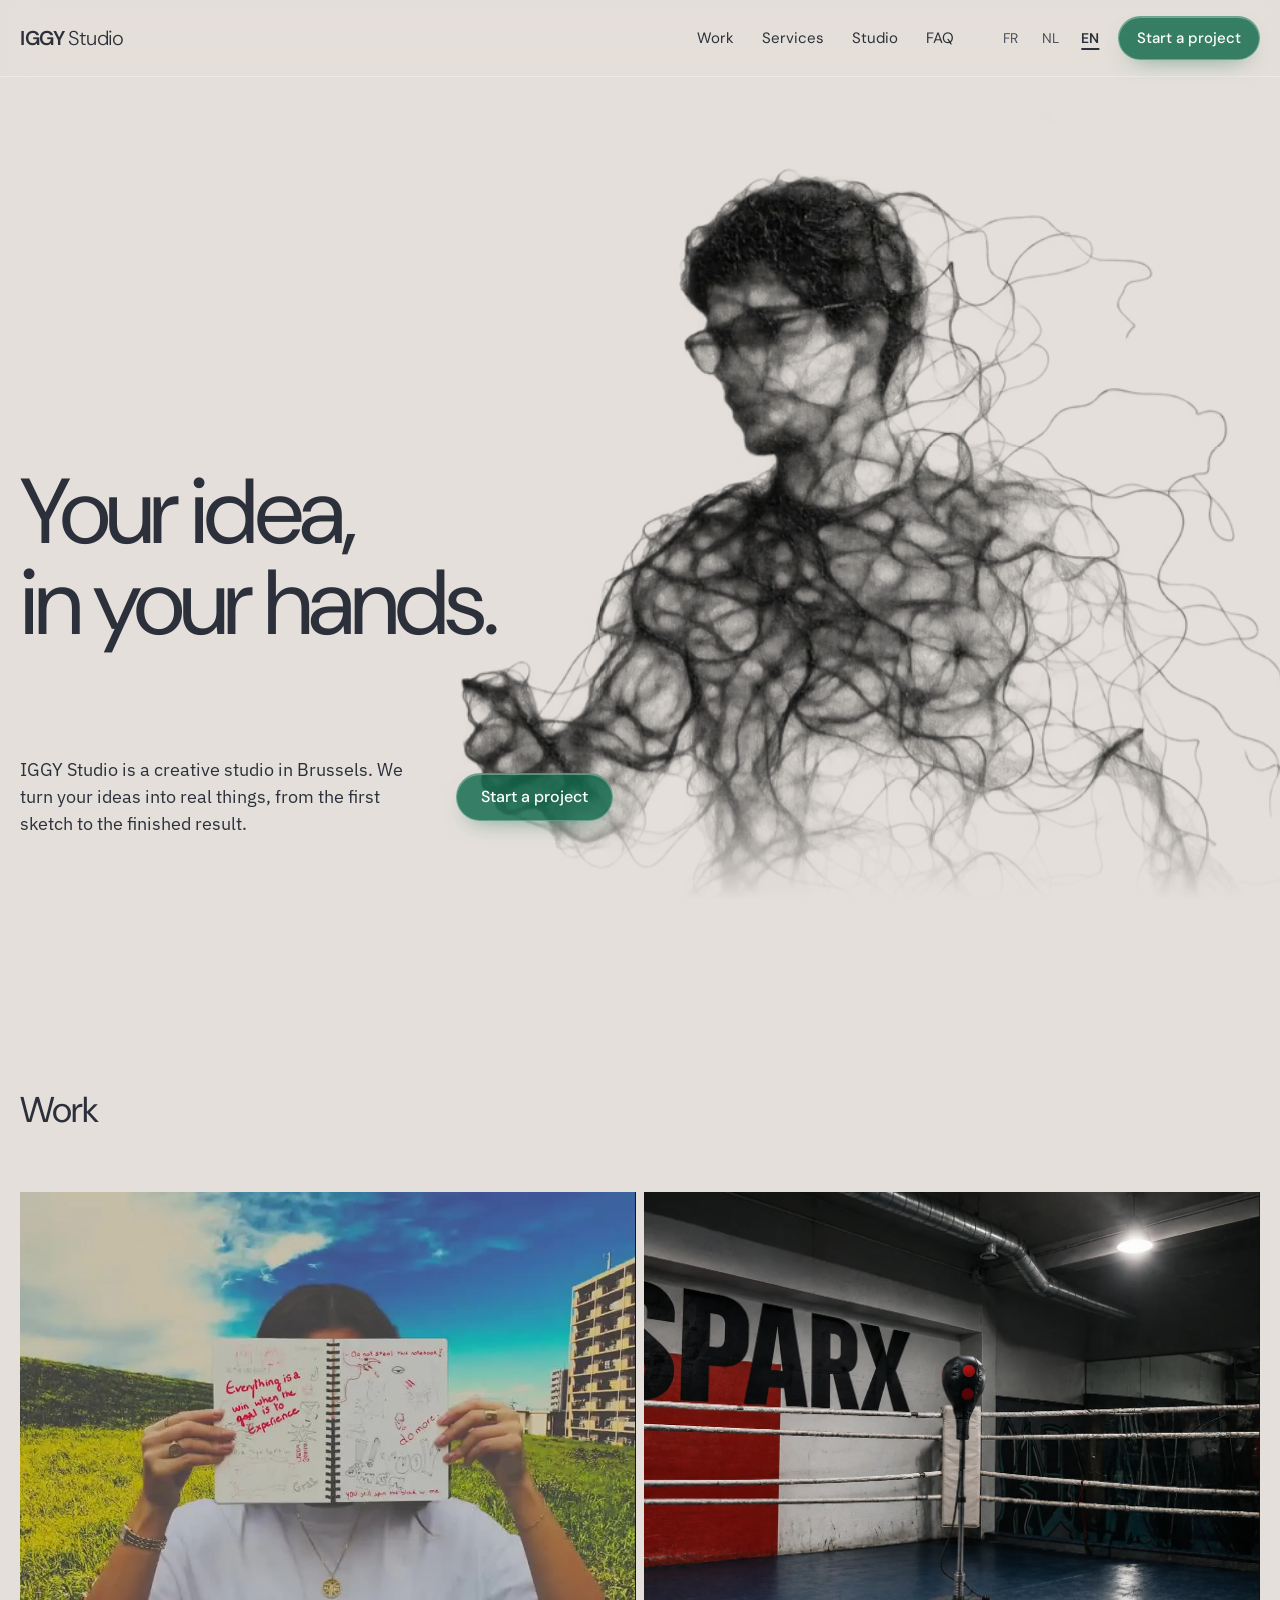
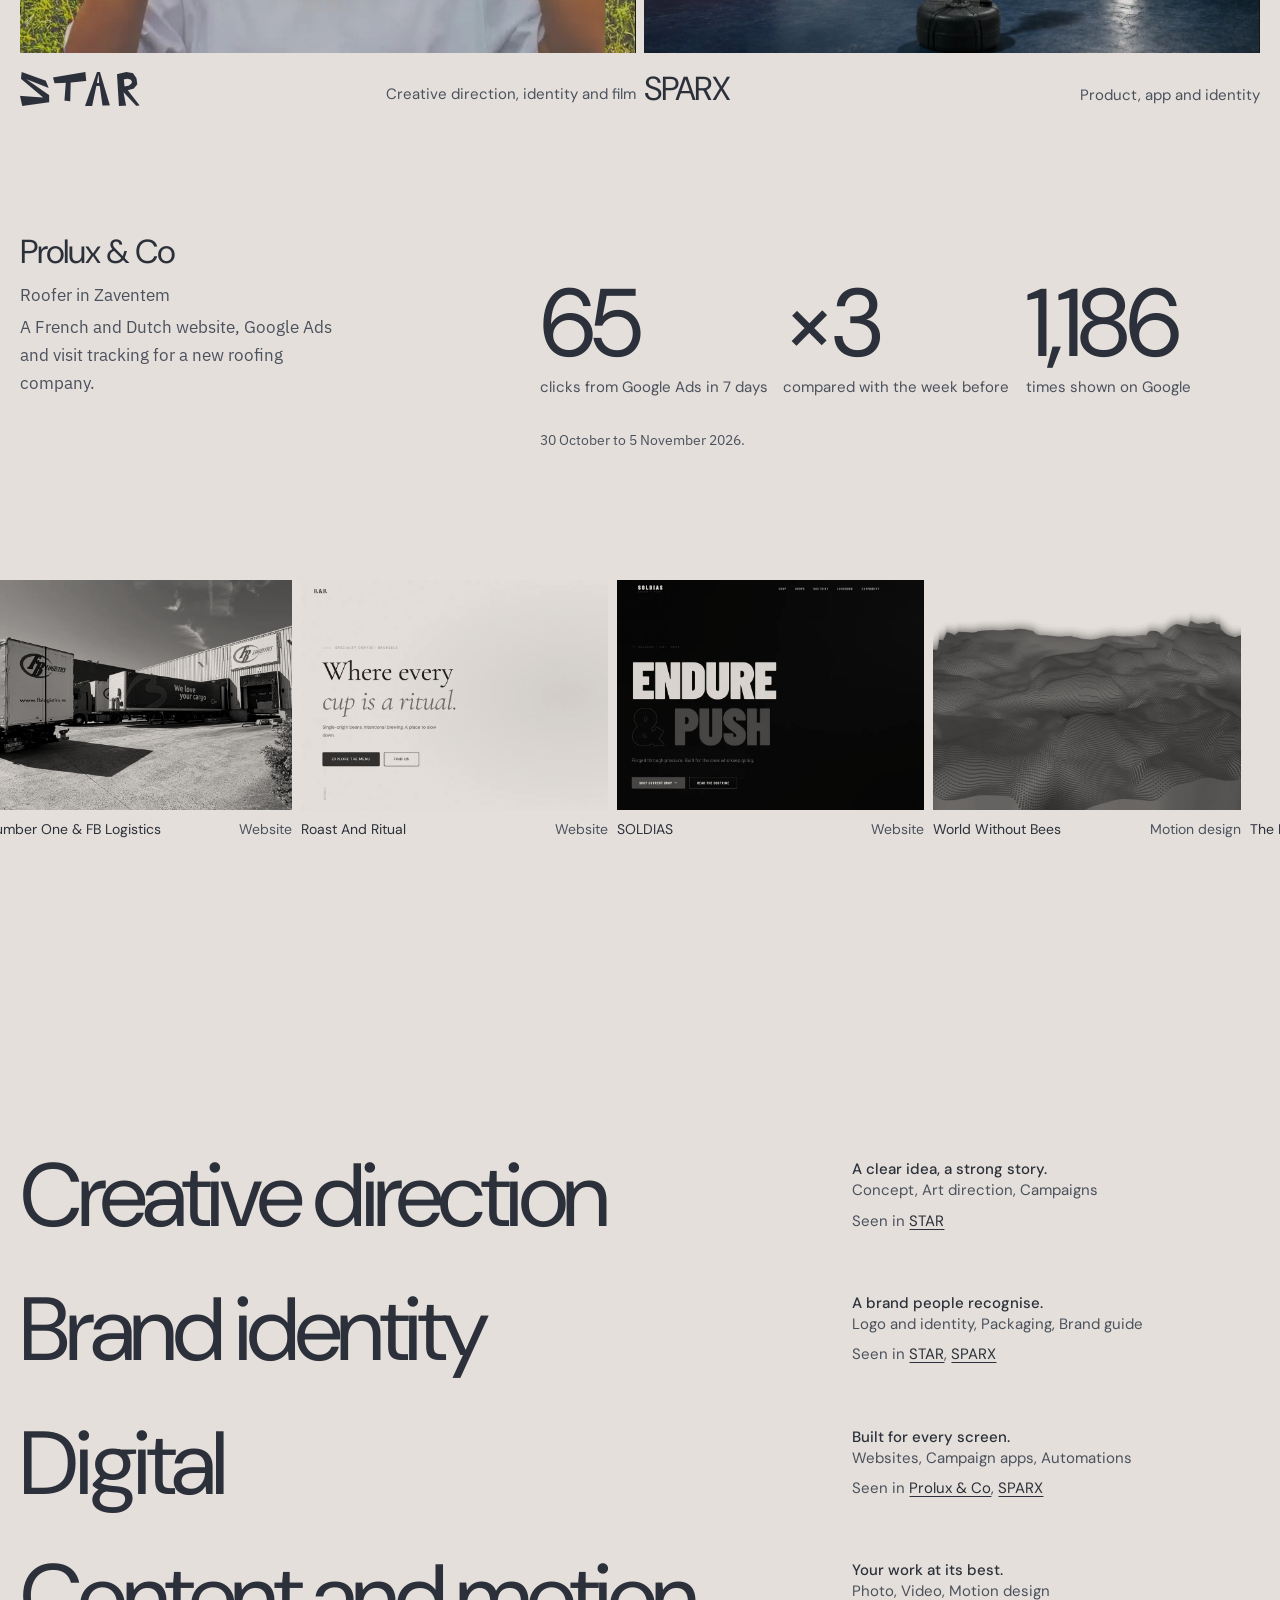
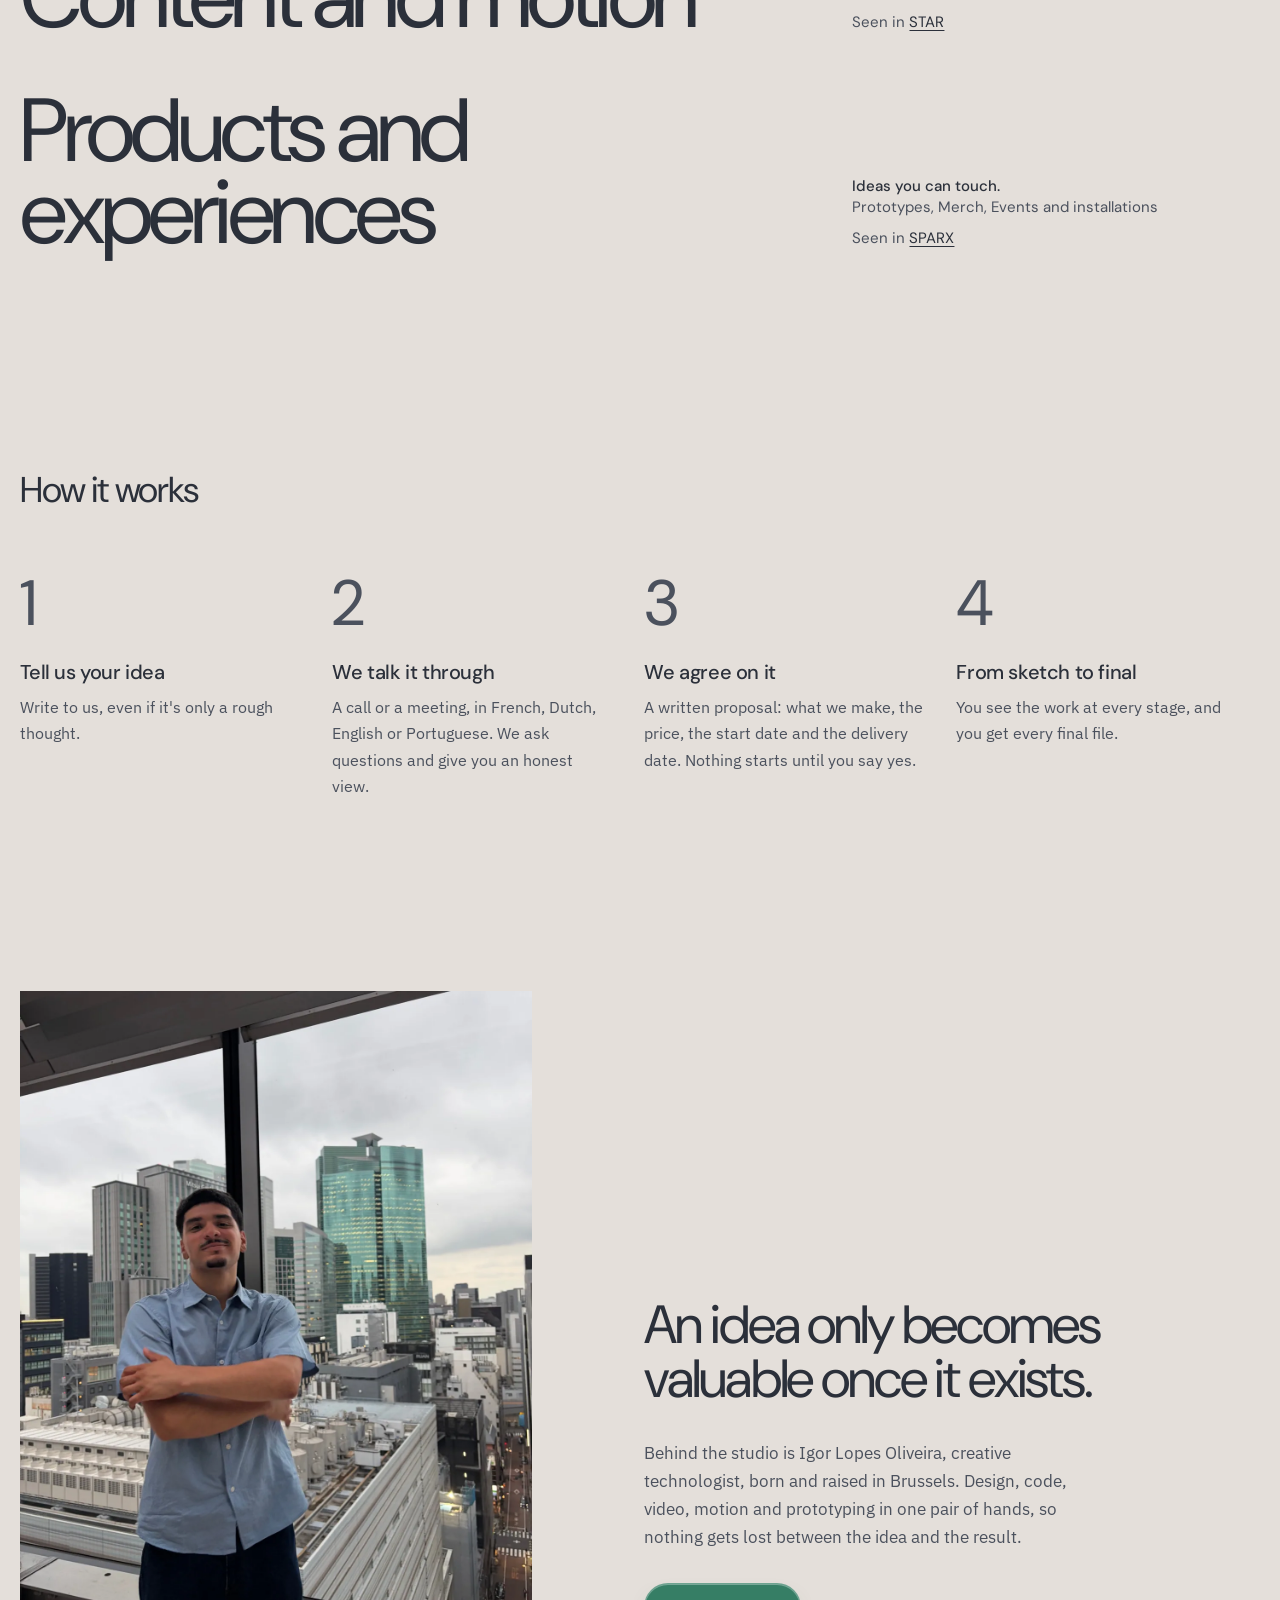
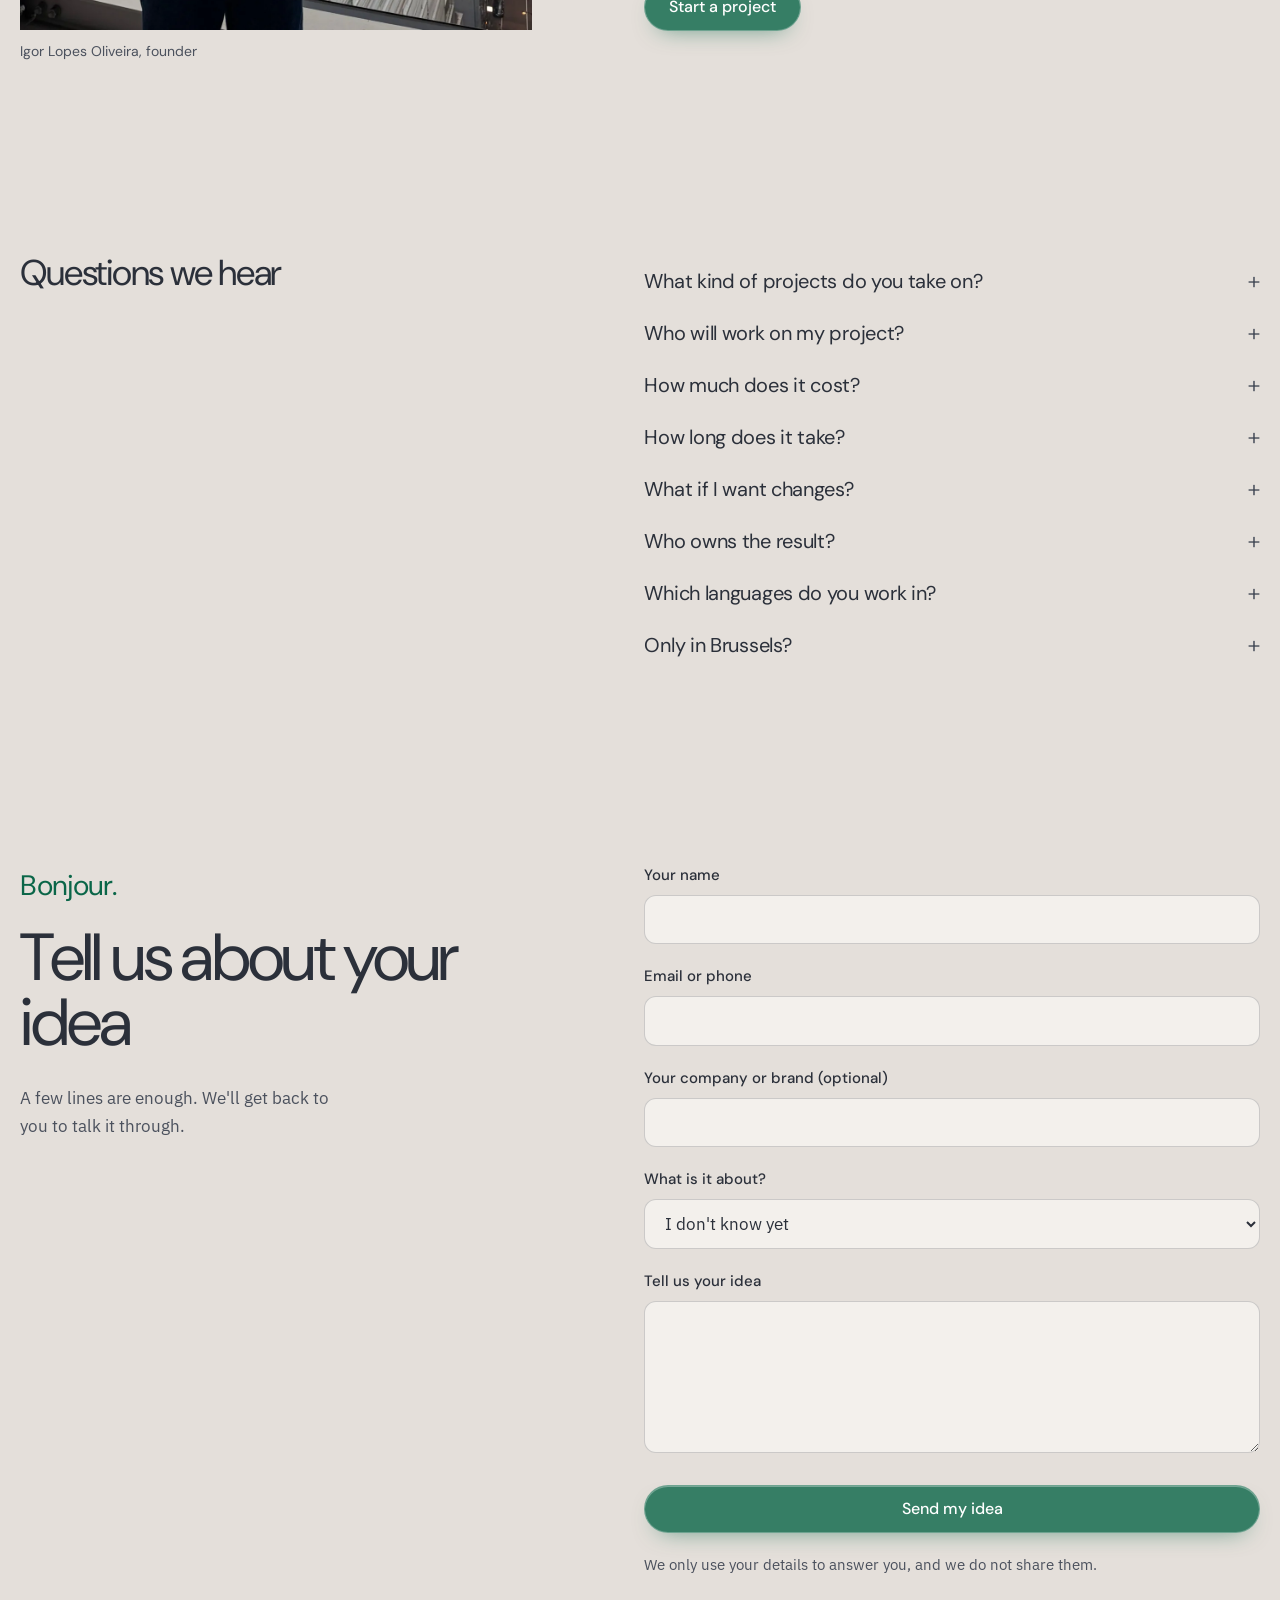
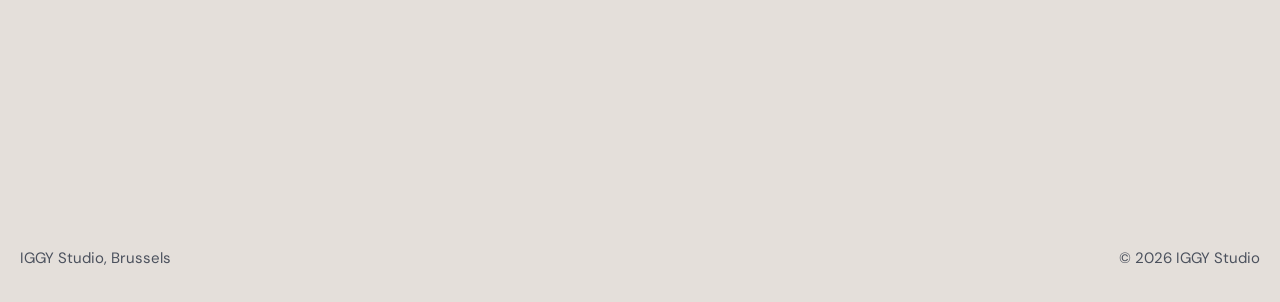
<file: index.html>
<!doctype html>
<html lang="fr">
<head>
  <meta charset="utf-8">
  <meta name="viewport" content="width=device-width, initial-scale=1">
  <title>IGGY Studio | Votre idée, entre vos mains</title>
  <meta name="description" content="Studio créatif à Bruxelles : direction créative, identité de marque, digital, contenu et produits. Du premier croquis au résultat final.">
  <meta name="theme-color" content="#E4DFDA">
  <link rel="icon" href="assets/favicon.svg" type="image/svg+xml">
  <link rel="preload" href="assets/fonts/dm-sans-latin-opsz-normal.woff2" as="font" type="font/woff2" crossorigin>
  <link rel="preload" href="assets/fonts/ibm-plex-sans-latin-wght-normal.woff2" as="font" type="font/woff2" crossorigin>
  <link rel="stylesheet" href="css/styles.css">
</head>
<body>
  <a class="skip" href="#main" data-i18n="skip">Aller au contenu</a>

  <!-- Green glass shape: fixed to the screen, drifts and changes shape slowly behind the page (drawn by js/blob.js).
       Switch: "hidden" below turns it off. Remove the word hidden to turn it back on. -->
  <div class="ambient" aria-hidden="true" hidden>
    <canvas class="ambient__canvas" id="blob"></canvas>
    <span class="ambient__blob"></span>
  </div>

  <header class="nav" id="nav">
    <a class="nav__logo" href="#top" aria-label="IGGY Studio">IGGY<span> Studio</span></a>

    <nav class="nav__links" id="nav-links" aria-label="Navigation">
      <a href="#work" data-i18n="nav.work">Réalisations</a>
      <a href="#services" data-i18n="nav.services">Services</a>
      <a href="#studio" data-i18n="nav.studio">Studio</a>
      <a href="#faq" data-i18n="nav.faq">Questions</a>
      <a class="btn btn--small nav__cta-mobile" href="#contact" data-i18n="nav.cta">Démarrer un projet</a>
    </nav>

    <div class="nav__tools">
      <div class="lang" role="group" aria-label="Langue" data-i18n-aria="lang.label">
        <button type="button" data-lang="fr" aria-pressed="true">FR</button>
        <button type="button" data-lang="nl" aria-pressed="false">NL</button>
        <button type="button" data-lang="en" aria-pressed="false">EN</button>
      </div>
      <a class="btn btn--small nav__cta" href="#contact" data-i18n="nav.cta">Démarrer un projet</a>
      <button class="nav__menu" type="button" aria-expanded="false" aria-controls="nav-links" data-i18n="nav.menu">Menu</button>
    </div>
  </header>

  <main id="main">
    <section class="hero" id="top">
      <figure class="hero__art">
        <img
          src="assets/hero.webp"
          srcset="assets/hero-900.webp 900w, assets/hero.webp 1536w"
          sizes="(max-width: 899px) 140vw, 66vw"
          width="1536" height="1024"
          alt="Silhouette d&#x27;une personne dessinée avec des fils entrelacés"
          data-i18n-alt="hero.alt"
          fetchpriority="high">
      </figure>

      <h1 class="hero__title" data-i18n-html="hero.title"><span class="line">Votre idée,</span> <span class="line">entre vos mains.</span></h1>

      <div class="hero__foot">
        <p class="hero__lead" data-i18n="hero.lead">IGGY Studio est un studio créatif à Bruxelles. Nous transformons vos idées en choses réelles, du premier croquis au résultat final.</p>
        <a class="btn" href="#contact" data-i18n="hero.cta">Démarrer un projet</a>
      </div>
    </section>

    <section class="section" id="work" aria-labelledby="work-title">
      <div class="sec-head">
        <h2 class="h2" data-reveal id="work-title" data-i18n="work.title">Réalisations</h2>
      </div>
      <div class="tiles">
        <a class="tile" href="star.html">
          <span class="tile__media">
            <video autoplay muted loop playsinline preload="metadata" poster="assets/star/star-loop-poster.webp" aria-hidden="true">
              <source src="assets/star/star-loop.mp4" type="video/mp4">
            </video>
          </span>
          <span class="tile__name tile__name--star">STAR</span>
          <span class="tile__what" data-i18n="st.tag">Direction créative, identité et film</span>
        </a>
        <a class="tile" href="sparx.html">
          <span class="tile__media"><img decoding="async" src="assets/sparx/hero.webp" width="1672" height="941" alt="" loading="lazy"></span>
          <span class="tile__name">SPARX</span>
          <span class="tile__what" data-i18n="px.tag">Produit, application et identité</span>
        </a>
      </div>

      <div class="proof" id="prolux">
        <div class="proof__who">
          <h3 class="proof__name">Prolux &amp; Co</h3>
          <p data-i18n="work.case.where">Couvreur à Zaventem</p>
          <p data-i18n="work.case.text">Site en français et néerlandais, Google Ads et suivi des visites pour une nouvelle société de toiture.</p>
        </div>
        <ul class="proof__stats">
          <li><span class="proof__num" data-i18n="work.case.s1.num">65</span><span data-i18n="work.case.s1.label">clics depuis Google Ads en 7 jours</span></li>
          <li><span class="proof__num" data-i18n="work.case.s2.num">×3</span><span data-i18n="work.case.s2.label">par rapport à la semaine précédente</span></li>
          <li><span class="proof__num" data-i18n="work.case.s3.num">1&nbsp;186</span><span data-i18n="work.case.s3.label">affichages dans Google</span></li>
        </ul>
        <p class="proof__period" data-i18n="work.case.period">Du 30 octobre au 5 novembre 2026.</p>
      </div>

      <div class="strip" id="work-strip" hidden>
        <div class="strip__track"></div>
      </div>
    </section>

    <section class="section" id="services" aria-labelledby="services-title">
      <div class="sec-head">
        <h2 class="h2" data-reveal id="services-title" data-i18n="services.title">Ce que nous faisons</h2>
      </div>
      <ul class="svc-rows">
          <li class="svc-row">
            <h3 class="svc-row__name" data-i18n="s1.what"></h3>
            <div class="svc-row__body">
              <p class="svc-row__why" data-i18n="s1.why"></p>
              <p class="svc-row__list"><span data-i18n="s1.tag1"></span>, <span data-i18n="s1.tag2"></span>, <span data-i18n="s1.tag3"></span></p>
              <p class="svc-row__seen"><span data-i18n="svc.seen">Vu dans</span> <a href="star.html">STAR</a></p>
            </div>
          </li>
          <li class="svc-row">
            <h3 class="svc-row__name" data-i18n="s2.what"></h3>
            <div class="svc-row__body">
              <p class="svc-row__why" data-i18n="s2.why"></p>
              <p class="svc-row__list"><span data-i18n="s2.tag1"></span>, <span data-i18n="s2.tag2"></span>, <span data-i18n="s2.tag3"></span></p>
              <p class="svc-row__seen"><span data-i18n="svc.seen">Vu dans</span> <a href="star.html">STAR</a>, <a href="sparx.html">SPARX</a></p>
            </div>
          </li>
          <li class="svc-row">
            <h3 class="svc-row__name" data-i18n="s3.what"></h3>
            <div class="svc-row__body">
              <p class="svc-row__why" data-i18n="s3.why"></p>
              <p class="svc-row__list"><span data-i18n="s3.tag1"></span>, <span data-i18n="s3.tag2"></span>, <span data-i18n="s3.tag3"></span></p>
              <p class="svc-row__seen"><span data-i18n="svc.seen">Vu dans</span> <a href="#prolux">Prolux &amp; Co</a>, <a href="sparx.html">SPARX</a></p>
            </div>
          </li>
          <li class="svc-row">
            <h3 class="svc-row__name" data-i18n="s4.what"></h3>
            <div class="svc-row__body">
              <p class="svc-row__why" data-i18n="s4.why"></p>
              <p class="svc-row__list"><span data-i18n="s4.tag1"></span>, <span data-i18n="s4.tag2"></span>, <span data-i18n="s4.tag3"></span></p>
              <p class="svc-row__seen"><span data-i18n="svc.seen">Vu dans</span> <a href="star.html">STAR</a></p>
            </div>
          </li>
          <li class="svc-row">
            <h3 class="svc-row__name" data-i18n="s5.what"></h3>
            <div class="svc-row__body">
              <p class="svc-row__why" data-i18n="s5.why"></p>
              <p class="svc-row__list"><span data-i18n="s5.tag1"></span>, <span data-i18n="s5.tag2"></span>, <span data-i18n="s5.tag3"></span></p>
              <p class="svc-row__seen"><span data-i18n="svc.seen">Vu dans</span> <a href="sparx.html">SPARX</a></p>
            </div>
          </li>
      </ul>
    </section>

    <section class="section" id="process" aria-labelledby="process-title">
      <div class="sec-head">
        <h2 class="h2" data-reveal id="process-title" data-i18n="process.title">Comment ça se passe</h2>
      </div>
      <ol class="steps">
        <li class="step">
          <h3 class="step__title" data-i18n="p1.title">Racontez-nous votre idée</h3>
          <p class="step__text" data-i18n="p1.text">Écrivez-nous, même si ce n'est encore qu'une idée en vrac.</p>
        </li>
        <li class="step">
          <h3 class="step__title" data-i18n="p2.title">Nous en parlons</h3>
          <p class="step__text" data-i18n="p2.text">Un appel ou un rendez-vous, en français, néerlandais, anglais ou portugais. Nous posons des questions et vous donnons un avis franc.</p>
        </li>
        <li class="step">
          <h3 class="step__title" data-i18n="p3.title">Nous nous mettons d'accord</h3>
          <p class="step__text" data-i18n="p3.text">Une proposition écrite : ce que nous faisons, le prix, la date de début et la date de livraison. Rien ne démarre sans votre accord.</p>
        </li>
        <li class="step">
          <h3 class="step__title" data-i18n="p4.title">Du croquis au résultat final</h3>
          <p class="step__text" data-i18n="p4.text">Vous suivez chaque étape, et vous recevez tous les fichiers finaux.</p>
        </li>
      </ol>
    </section>

    <section class="section" id="studio" aria-labelledby="studio-title">
      <div class="studio">
        <figure class="studio__photo">
          <img decoding="async" src="assets/igor-studio.webp" alt="Igor Lopes Oliveira" width="1200" height="1500" loading="lazy">
          <figcaption data-i18n="studio.caption">Igor Lopes Oliveira, fondateur</figcaption>
        </figure>
        <div class="studio__body">
          <h2 class="visually-hidden" id="studio-title" data-i18n="studio.title">Le studio</h2>
          <p class="studio__line" data-i18n="studio.line">Une idée ne prend de la valeur qu'une fois qu'elle existe.</p>
          <p class="studio__text" data-i18n="studio.text2">Derrière le studio, il y a Igor Lopes Oliveira, creative technologist, né et élevé à Bruxelles. Design, code, vidéo, motion et prototypage dans les mêmes mains : rien ne se perd entre l'idée et le résultat.</p>
          <a class="btn" href="#contact" data-i18n="hero.cta">Démarrer un projet</a>
        </div>
      </div>
    </section>

    <section class="section section--faq" id="faq" aria-labelledby="faq-title">
      <div class="section__inner faq">
        <h2 class="h2" data-reveal id="faq-title" data-i18n="faq.title">Questions fréquentes</h2>
        <div class="faq__list">
          <details>
            <summary data-i18n="q1">Quels projets acceptez-vous ?</summary>
            <p data-i18n="a1">Des petits et des grands : un logo, un site web ou le lancement complet d'une marque. Ce qui compte, c'est l'idée.</p>
          </details>
          <details>
            <summary data-i18n="q2">Qui travaille sur mon projet ?</summary>
            <p data-i18n="a2">Igor, le fondateur, directement : de la première idée au fichier final. Si un projet demande une compétence que le studio n'a pas, nous vous le disons avant de commencer.</p>
          </details>
          <details>
            <summary data-i18n="q3">Combien ça coûte ?</summary>
            <p data-i18n="a3">Chaque projet reçoit un prix écrit après le premier échange. Si votre budget est petit, nous vous disons franchement ce qui est possible avec.</p>
          </details>
          <details>
            <summary data-i18n="q4">Combien de temps ça prend ?</summary>
            <p data-i18n="a4">Ça dépend du projet. La date de livraison est fixée avant de commencer.</p>
          </details>
          <details>
            <summary data-i18n="q5">Et si je veux des modifications ?</summary>
            <p data-i18n="a5">Le nombre de tours de modifications est écrit dans la proposition, pour que tout soit clair dès le départ.</p>
          </details>
          <details>
            <summary data-i18n="q6">À qui appartient le résultat ?</summary>
            <p data-i18n="a6">À vous : tous les fichiers finaux et le droit de les utiliser, une fois le projet payé.</p>
          </details>
          <details>
            <summary data-i18n="q7">Dans quelles langues travaillez-vous ?</summary>
            <p data-i18n="a7">En français, en néerlandais, en anglais et en portugais.</p>
          </details>
          <details>
            <summary data-i18n="q8">Seulement à Bruxelles ?</summary>
            <p data-i18n="a8">Le studio est à Bruxelles, mais nous travaillons partout, en personne ou à distance.</p>
          </details>
        </div>
      </div>
    </section>

    <section class="section section--contact" id="contact" aria-labelledby="contact-title">
      <div class="section__inner contact">
        <div class="contact__intro">
          <p class="hello" aria-hidden="true"><span class="hello__word">Bonjour.</span></p>
          <h2 class="h2" data-reveal id="contact-title" data-i18n="contact.title">Parlons de votre idée</h2>
          <p data-i18n="contact.text">Quelques lignes suffisent. Nous vous répondons pour en parler.</p>
        </div>

        <!-- Set data-endpoint to the address that receives the form (for example a Formspree or Supabase function URL). -->
        <form class="form" id="contact-form" data-endpoint="" method="post">
          <div class="field">
            <label for="f-name" data-i18n="f.name">Votre nom</label>
            <input id="f-name" name="name" type="text" autocomplete="name" required>
          </div>
          <div class="field">
            <label for="f-contact" data-i18n="f.contact">Email ou téléphone</label>
            <input id="f-contact" name="contact" type="text" autocomplete="email" inputmode="email" required>
          </div>
          <div class="field">
            <label for="f-business" data-i18n="f.business">Votre entreprise ou marque (facultatif)</label>
            <input id="f-business" name="business" type="text" autocomplete="organization">
          </div>
          <div class="field">
            <label for="f-need" data-i18n="f.need">De quoi s'agit-il ?</label>
            <select id="f-need" name="need">
              <option value="unknown" data-i18n="f.need.unknown">Je ne sais pas encore</option>
              <option value="direction" data-i18n="f.need.direction">Direction créative</option>
              <option value="identity" data-i18n="f.need.identity">Identité de marque</option>
              <option value="digital" data-i18n="f.need.digital">Digital</option>
              <option value="content" data-i18n="f.need.content">Contenu et motion</option>
              <option value="product" data-i18n="f.need.product">Produits et expériences</option>
            </select>
          </div>
          <div class="field">
            <label for="f-idea" data-i18n="f.idea">Racontez-nous votre idée</label>
            <textarea id="f-idea" name="idea" rows="5" required></textarea>
          </div>
          <div class="field field--trap" aria-hidden="true">
            <label for="f-site">Site</label>
            <input id="f-site" name="company_site" type="text" tabindex="-1" autocomplete="off">
          </div>
          <button class="btn btn--wide" type="submit" data-i18n="f.submit">Envoyer mon idée</button>
          <p class="form__note" data-i18n="f.privacy">Nous utilisons vos informations uniquement pour vous répondre, et nous ne les partageons pas.</p>
          <p class="form__status" id="form-status" role="status" aria-live="polite"></p>
        </form>
      </div>
    </section>
  </main>

  <footer class="footer">
    <p data-i18n="footer.where">IGGY Studio, Bruxelles</p>
    <p>&copy; 2026 IGGY Studio</p>
  </footer>

  <script src="js/vendor/lenis.min.js"></script>
  <script src="js/i18n.js"></script>
  <script src="js/i18n-star.js"></script>
  <script src="js/i18n-sparx.js"></script>
  <script src="js/work.js"></script>
  <script src="js/main.js"></script>
  <script src="js/cursor.js"></script>
  <script src="js/blob.js"></script>
</body>
</html>
</file>
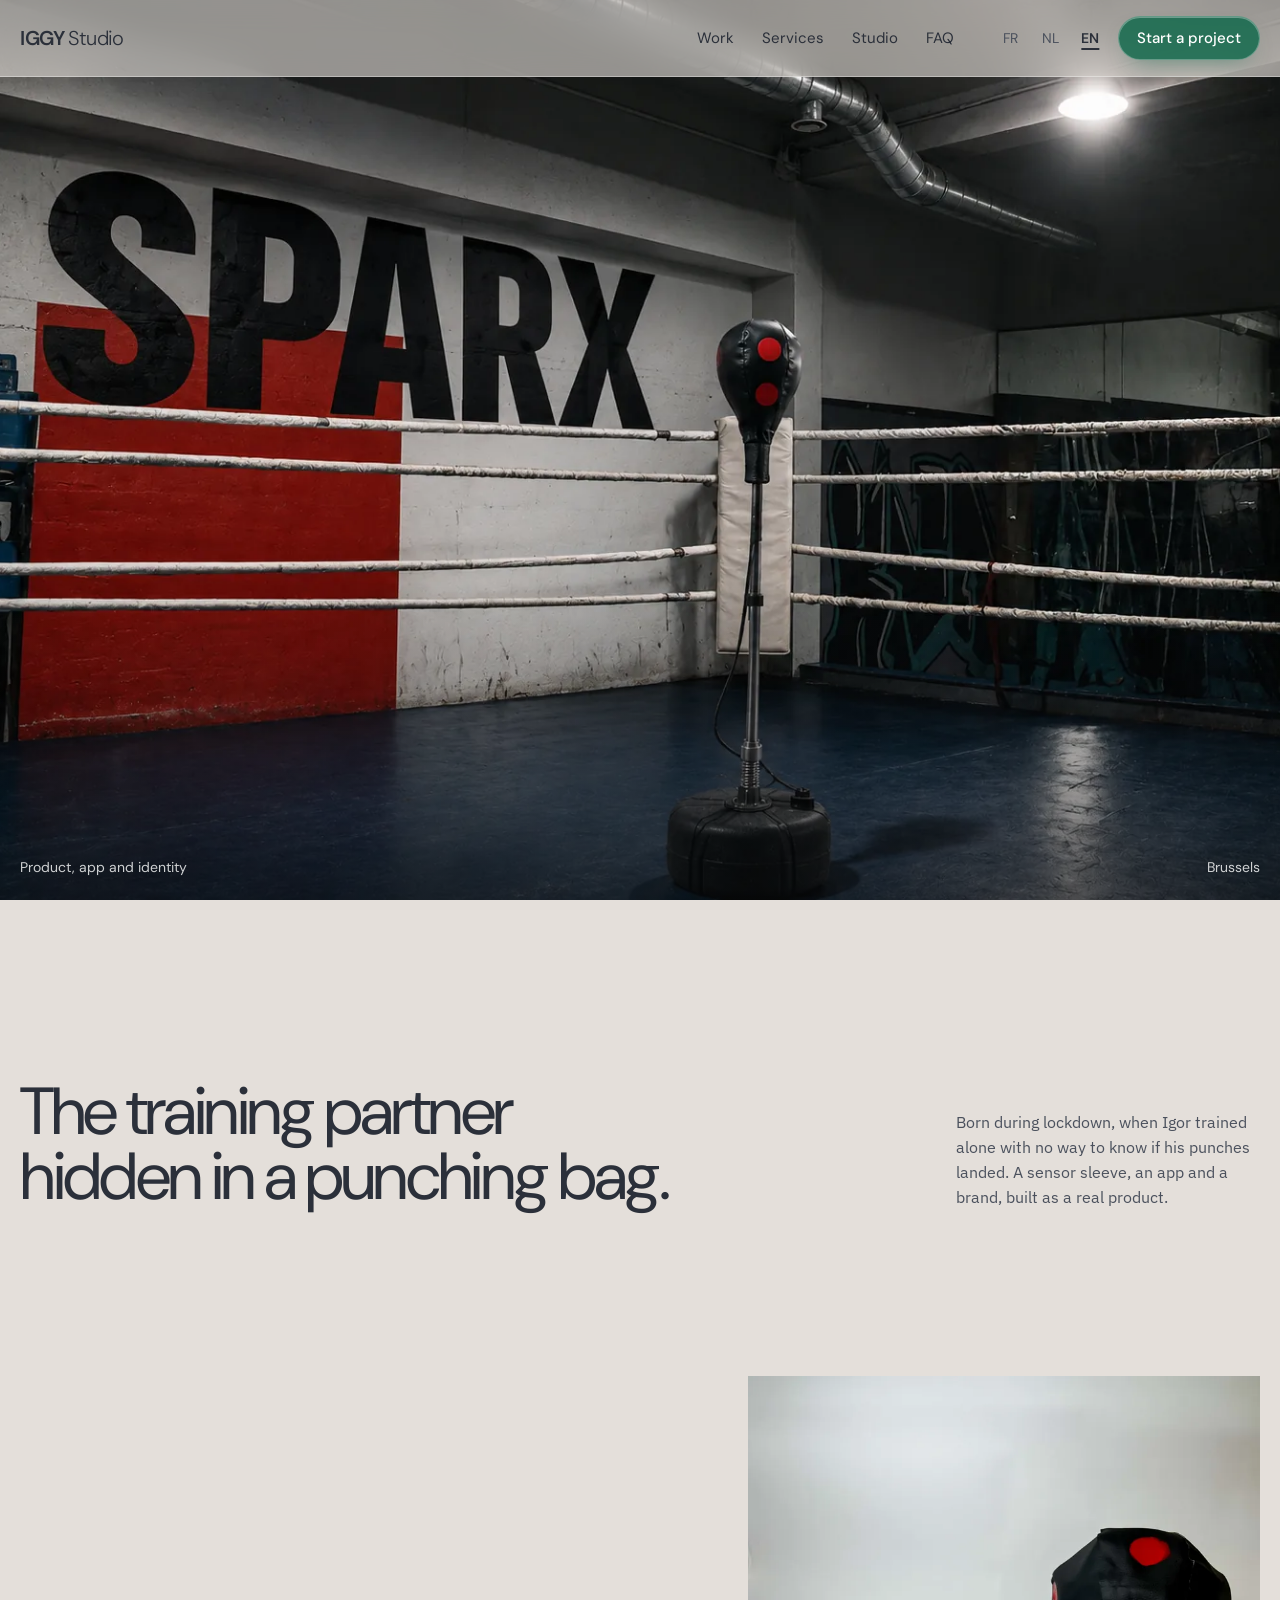
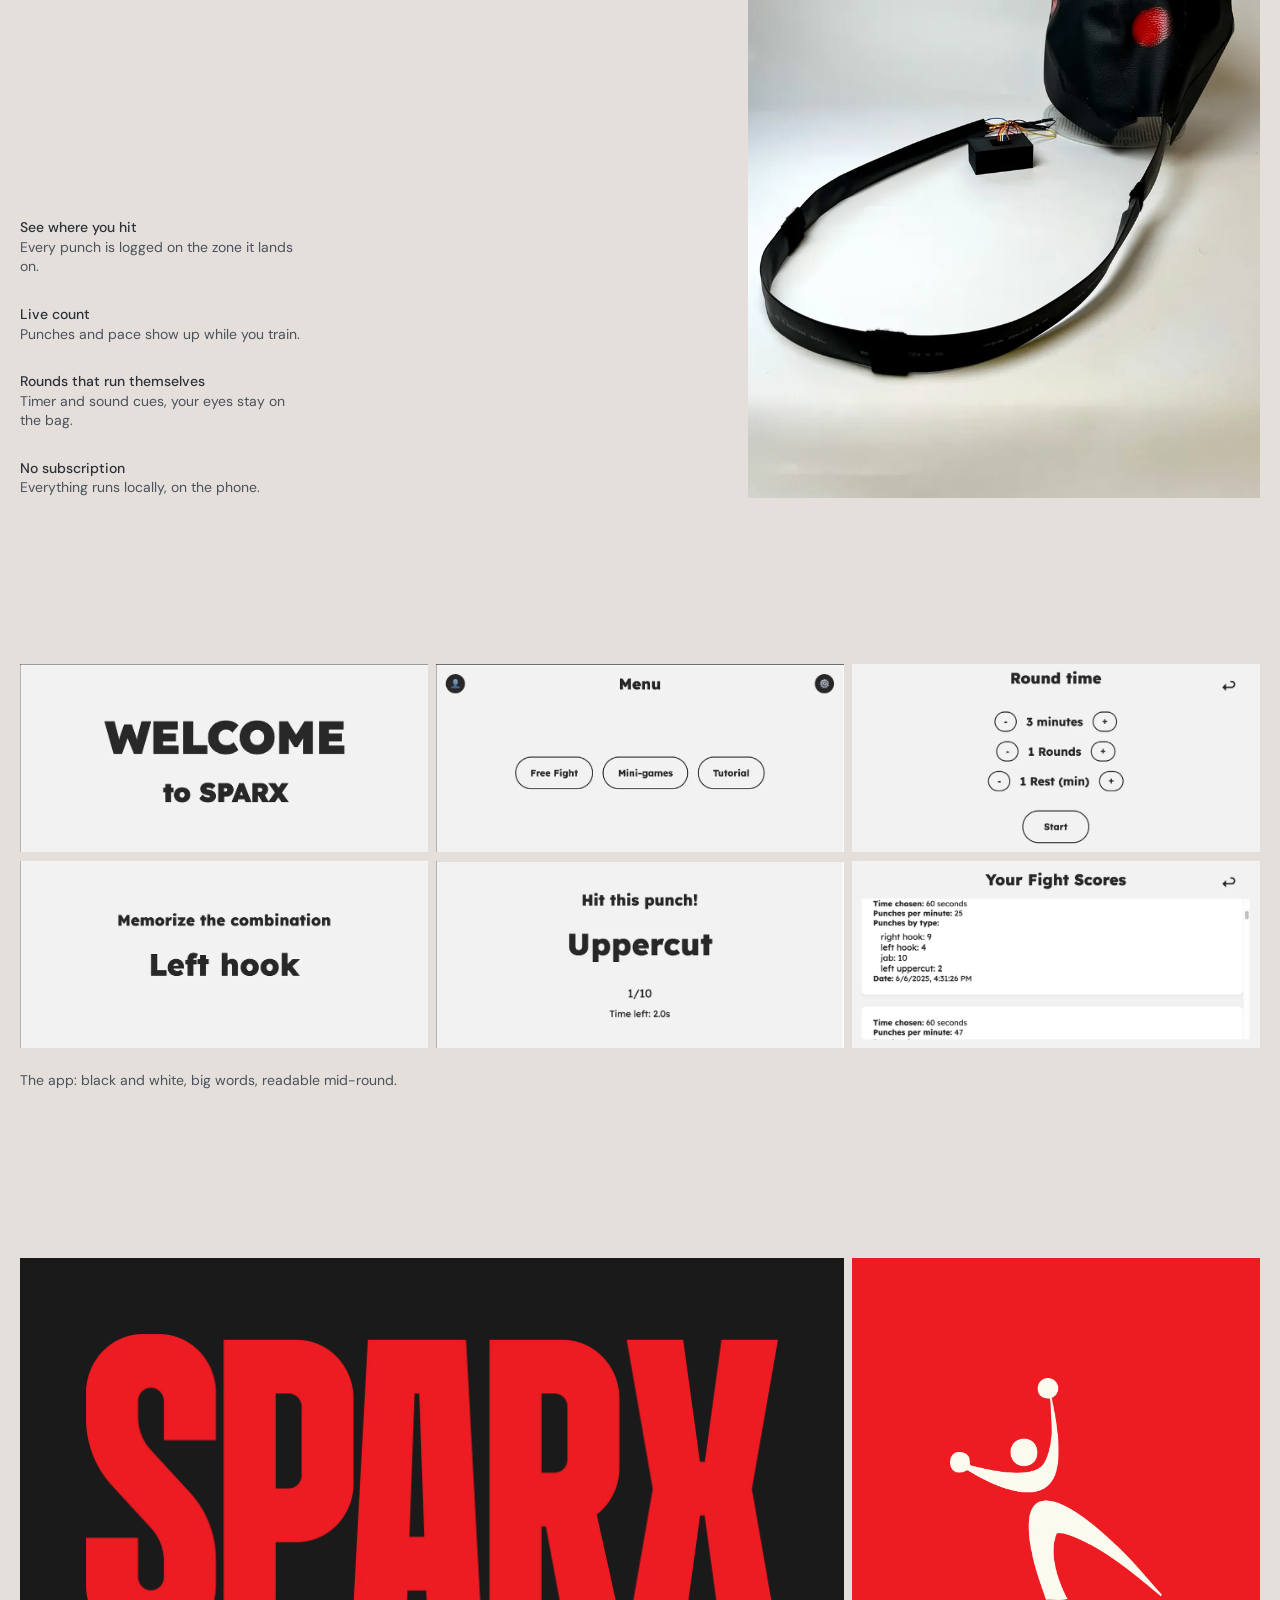
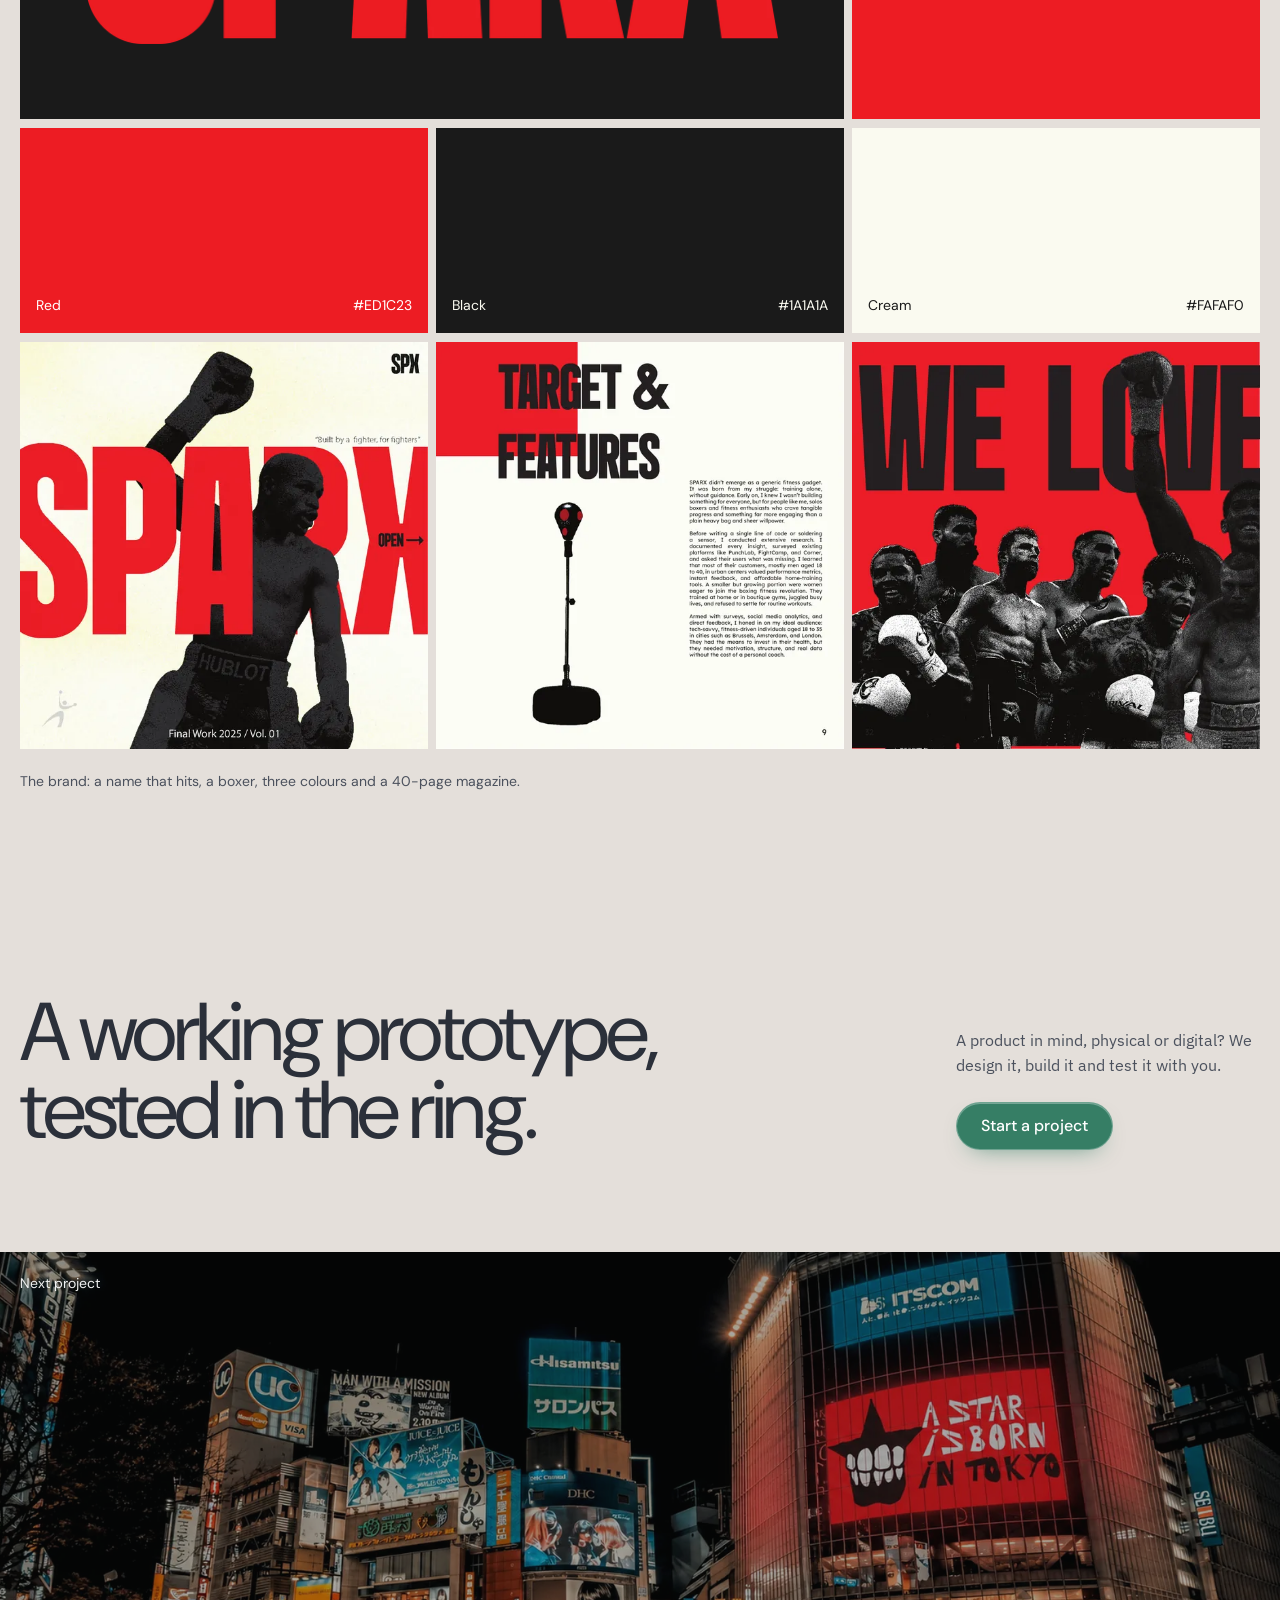
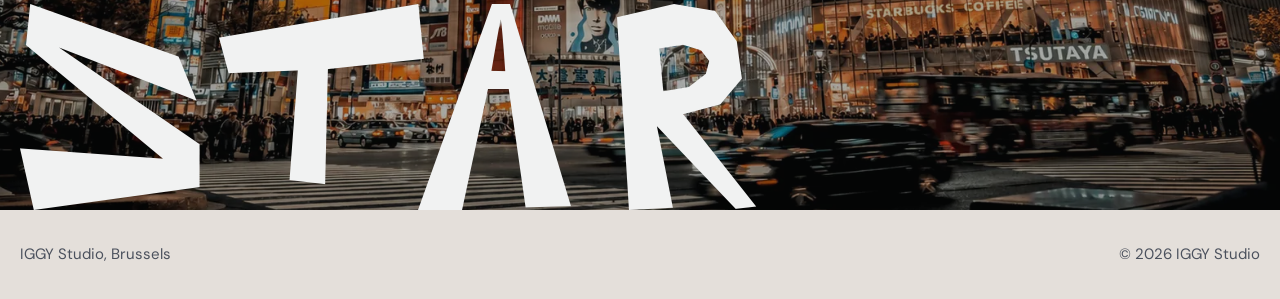
<file: sparx.html>
<!doctype html>
<html lang="fr">
<head>
  <meta charset="utf-8">
  <meta name="viewport" content="width=device-width, initial-scale=1">
  <title>SPARX | IGGY Studio</title>
  <meta name="description" content="SPARX, une housse intelligente qui transforme un sac de frappe en partenaire d'entraînement : concept, design produit, prototype, application et identité.">
  <meta name="theme-color" content="#1A1A1A">
  <link rel="icon" href="assets/favicon.svg" type="image/svg+xml">
  <link rel="preload" href="assets/fonts/dm-sans-latin-opsz-normal.woff2" as="font" type="font/woff2" crossorigin>
  <link rel="preload" href="assets/fonts/ibm-plex-sans-latin-wght-normal.woff2" as="font" type="font/woff2" crossorigin>
  <link rel="preload" href="assets/sparx/hero.webp" as="image">
  <link rel="stylesheet" href="css/styles.css">
  <link rel="stylesheet" href="css/case.css">
  <link rel="stylesheet" href="css/sparx.css">
</head>
<body class="cs cs--sparx" data-title="meta.title.sparx" data-desc="meta.desc.sparx">
  <a class="skip" href="#main" data-i18n="skip">Aller au contenu</a>

  <header class="nav" id="nav">
    <a class="nav__logo" href="index.html" aria-label="IGGY Studio">IGGY<span> Studio</span></a>

    <nav class="nav__links" id="nav-links" aria-label="Navigation">
      <a href="index.html#work" data-i18n="nav.work">Réalisations</a>
      <a href="index.html#services" data-i18n="nav.services">Services</a>
      <a href="index.html#studio" data-i18n="nav.studio">Studio</a>
      <a href="index.html#faq" data-i18n="nav.faq">Questions</a>
      <a class="btn btn--small nav__cta-mobile" href="index.html#contact" data-i18n="nav.cta">Démarrer un projet</a>
    </nav>

    <div class="nav__tools">
      <div class="lang" role="group" aria-label="Langue" data-i18n-aria="lang.label">
        <button type="button" data-lang="fr" aria-pressed="true">FR</button>
        <button type="button" data-lang="nl" aria-pressed="false">NL</button>
        <button type="button" data-lang="en" aria-pressed="false">EN</button>
      </div>
      <a class="btn btn--small nav__cta" href="index.html#contact" data-i18n="nav.cta">Démarrer un projet</a>
      <button class="nav__menu" type="button" aria-expanded="false" aria-controls="nav-links" data-i18n="nav.menu">Menu</button>
    </div>
  </header>

  <main id="main">
    <!-- Opening: the product in its world. It stays put while the page slides over it. -->
    <section class="cs-hero" id="top">
      <img class="cs-hero__film" src="assets/sparx/hero.webp" width="1672" height="941" alt="Le sac SPARX dans le coin d'un ring de boxe, le nom SPARX peint sur le mur" data-i18n-alt="px.hero.alt" fetchpriority="high">
      <h1 class="cs-hero__name">SPARX</h1>
      <p class="cs-hero__tag"><span data-i18n="px.tag">Produit, application et identité</span><span data-i18n="px.place">Bruxelles</span></p>
    </section>

    <div class="cs-body">
      <section class="cs-row cs-intro" aria-label="SPARX">
        <h2 class="cs-intro__line" data-i18n="px.lead">Le partenaire d'entraînement caché dans un sac de frappe.</h2>
        <p class="cs-intro__text" data-i18n="px.intro">Né pendant le confinement, quand Igor s'entraînait seul sans savoir si ses coups touchaient. Une housse à capteurs, une application et une marque, pensées comme un vrai produit.</p>
      </section>

      <section class="cs-row cs-gap" aria-label="Le produit" data-i18n-aria="px.product.label">
        <ul class="cs-notes px-product__notes">
          <li class="cs-note"><b data-i18n="px.n1.t">Voir où l'on frappe</b><span data-i18n="px.n1.p">Chaque coup est enregistré sur la zone touchée.</span></li>
          <li class="cs-note"><b data-i18n="px.n2.t">Le compte en direct</b><span data-i18n="px.n2.p">Coups et rythme s'affichent pendant l'effort.</span></li>
          <li class="cs-note"><b data-i18n="px.n3.t">Des rounds qui se gèrent seuls</b><span data-i18n="px.n3.p">Minuteur et signaux sonores, les yeux restent sur le sac.</span></li>
          <li class="cs-note"><b data-i18n="px.n4.t">Sans abonnement</b><span data-i18n="px.n4.p">Tout fonctionne en local, sur le téléphone.</span></li>
        </ul>
        <figure class="cs-pic px-product__pic">
          <img decoding="async" src="assets/sparx/product-800.webp" srcset="assets/sparx/product-800.webp 800w, assets/sparx/product.webp 1400w" sizes="(max-width: 899px) 100vw, 50vw" width="1400" height="1978" alt="La housse SPARX noire à zones rouges, avec sa sangle et son boîtier" data-i18n-alt="px.product.alt" loading="lazy">
        </figure>
      </section>

      <section class="cs-row cs-gap" aria-label="L'application" data-i18n-aria="px.app.label">
        <figure class="cs-pic cs-span-4 px-screen"><img decoding="async" src="assets/sparx/app-welcome.webp" width="965" height="444" alt="" loading="lazy"></figure>
        <figure class="cs-pic cs-span-4 px-screen"><img decoding="async" src="assets/sparx/app-menu.webp" width="971" height="448" alt="" loading="lazy"></figure>
        <figure class="cs-pic cs-span-4 px-screen"><img decoding="async" src="assets/sparx/app-rounds.webp" width="970" height="446" alt="" loading="lazy"></figure>
        <figure class="cs-pic cs-span-4 px-screen"><img decoding="async" src="assets/sparx/app-memorize.webp" width="970" height="449" alt="" loading="lazy"></figure>
        <figure class="cs-pic cs-span-4 px-screen"><img decoding="async" src="assets/sparx/app-reflex.webp" width="974" height="451" alt="" loading="lazy"></figure>
        <figure class="cs-pic cs-span-4 px-screen"><img decoding="async" src="assets/sparx/app-scores.webp" width="970" height="449" alt="" loading="lazy"></figure>
        <p class="cs-cap" data-i18n="px.app.cap">L'application : noir et blanc, de gros mots, lisible en plein round.</p>
      </section>

      <section class="cs-row cs-gap" aria-label="La marque" data-i18n-aria="px.brand.label">
        <figure class="cs-pic px-mark px-mark--word"><img decoding="async" src="assets/sparx/mark-wordmark.webp" width="1400" height="628" alt="Le logo SPARX" data-i18n-alt="px.id.word" loading="lazy"></figure>
        <figure class="cs-pic px-mark px-mark--boxer"><img decoding="async" src="assets/sparx/mark-boxer.webp" width="700" height="733" alt="Le pictogramme du boxeur" data-i18n-alt="px.id.boxer" loading="lazy"></figure>
      </section>
      <div class="cs-row">
        <ul class="cs-colors cs-span-12">
          <li class="is-red"><span data-i18n="px.id.red">Rouge</span><span>#ED1C23</span></li>
          <li class="is-black"><span data-i18n="px.id.black">Noir</span><span>#1A1A1A</span></li>
          <li class="is-cream"><span data-i18n="px.id.cream">Crème</span><span>#FAFAF0</span></li>
        </ul>
      </div>
      <div class="cs-row">
        <figure class="cs-pic cs-span-4 px-page"><img decoding="async" src="assets/sparx/mag-cover-600.webp" srcset="assets/sparx/mag-cover-600.webp 600w, assets/sparx/mag-cover.webp 1100w" sizes="(max-width: 699px) 100vw, 33vw" width="1100" height="1100" alt="Couverture du magazine SPARX" data-i18n-alt="px.id.mag1" loading="lazy"></figure>
        <figure class="cs-pic cs-span-4 px-page"><img decoding="async" src="assets/sparx/mag-features-600.webp" srcset="assets/sparx/mag-features-600.webp 600w, assets/sparx/mag-features.webp 1100w" sizes="(max-width: 699px) 100vw, 33vw" width="1100" height="1100" alt="Page du magazine : le public et les fonctions" data-i18n-alt="px.id.mag2" loading="lazy"></figure>
        <figure class="cs-pic cs-span-4 px-page"><img decoding="async" src="assets/sparx/mag-boxing-600.webp" srcset="assets/sparx/mag-boxing-600.webp 600w, assets/sparx/mag-boxing.webp 1100w" sizes="(max-width: 699px) 100vw, 33vw" width="1100" height="1100" alt="Page du magazine : We love boxing" data-i18n-alt="px.id.mag4" loading="lazy"></figure>
        <p class="cs-cap" data-i18n="px.brand.cap">La marque : un nom qui claque, un boxeur, trois couleurs et un magazine de 40 pages.</p>
      </div>

      <section class="cs-row cs-end" aria-labelledby="end-title">
        <h2 class="cs-end__line" id="end-title" data-i18n="px.end.line">Un prototype qui fonctionne, testé sur le ring.</h2>
        <div class="cs-end__aside">
          <p data-i18n="px.end.you">Un produit en tête, physique ou numérique ? Nous le dessinons, le construisons et le testons avec vous.</p>
          <a class="btn" href="index.html#contact" data-i18n="px.next.cta">Démarrer un projet</a>
        </div>
      </section>

      <a class="cs-next" href="star.html" style="--next-font: 'STAR', var(--display)">
        <img decoding="async" src="assets/star/city-shibuya-800.webp" srcset="assets/star/city-shibuya-800.webp 800w, assets/star/city-shibuya.webp 1600w" sizes="100vw" width="1600" height="900" alt="" loading="lazy">
        <p class="cs-next__label" data-i18n="cs.nextproj">Projet suivant</p>
        <p class="cs-next__name">STAR</p>
      </a>
    </div>
  </main>

  <footer class="footer">
    <p data-i18n="footer.where">IGGY Studio, Bruxelles</p>
    <p>&copy; 2026 IGGY Studio</p>
  </footer>

  <script src="js/vendor/lenis.min.js"></script>
  <script src="js/i18n.js"></script>
  <script src="js/i18n-star.js"></script>
  <script src="js/i18n-sparx.js"></script>
  <script src="js/main.js"></script>
  <script src="js/cursor.js"></script>
</body>
</html>
</file>
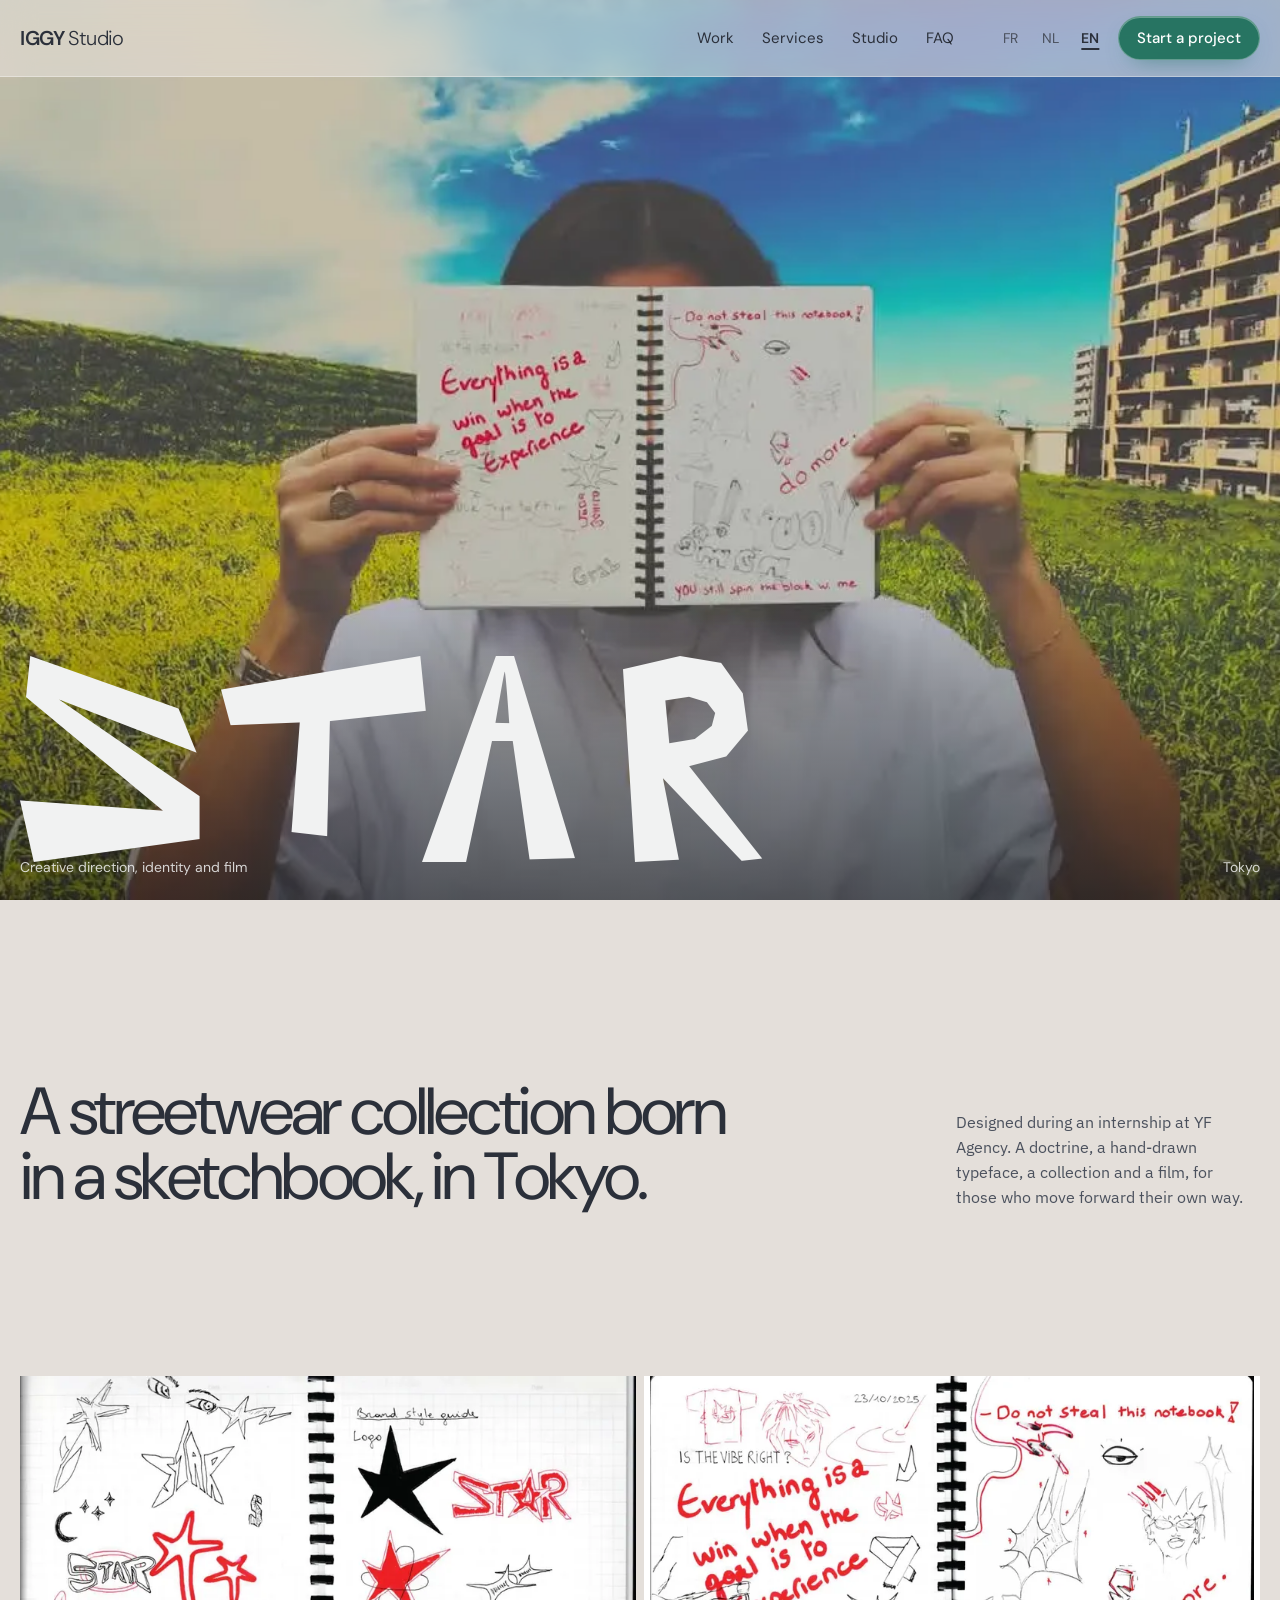
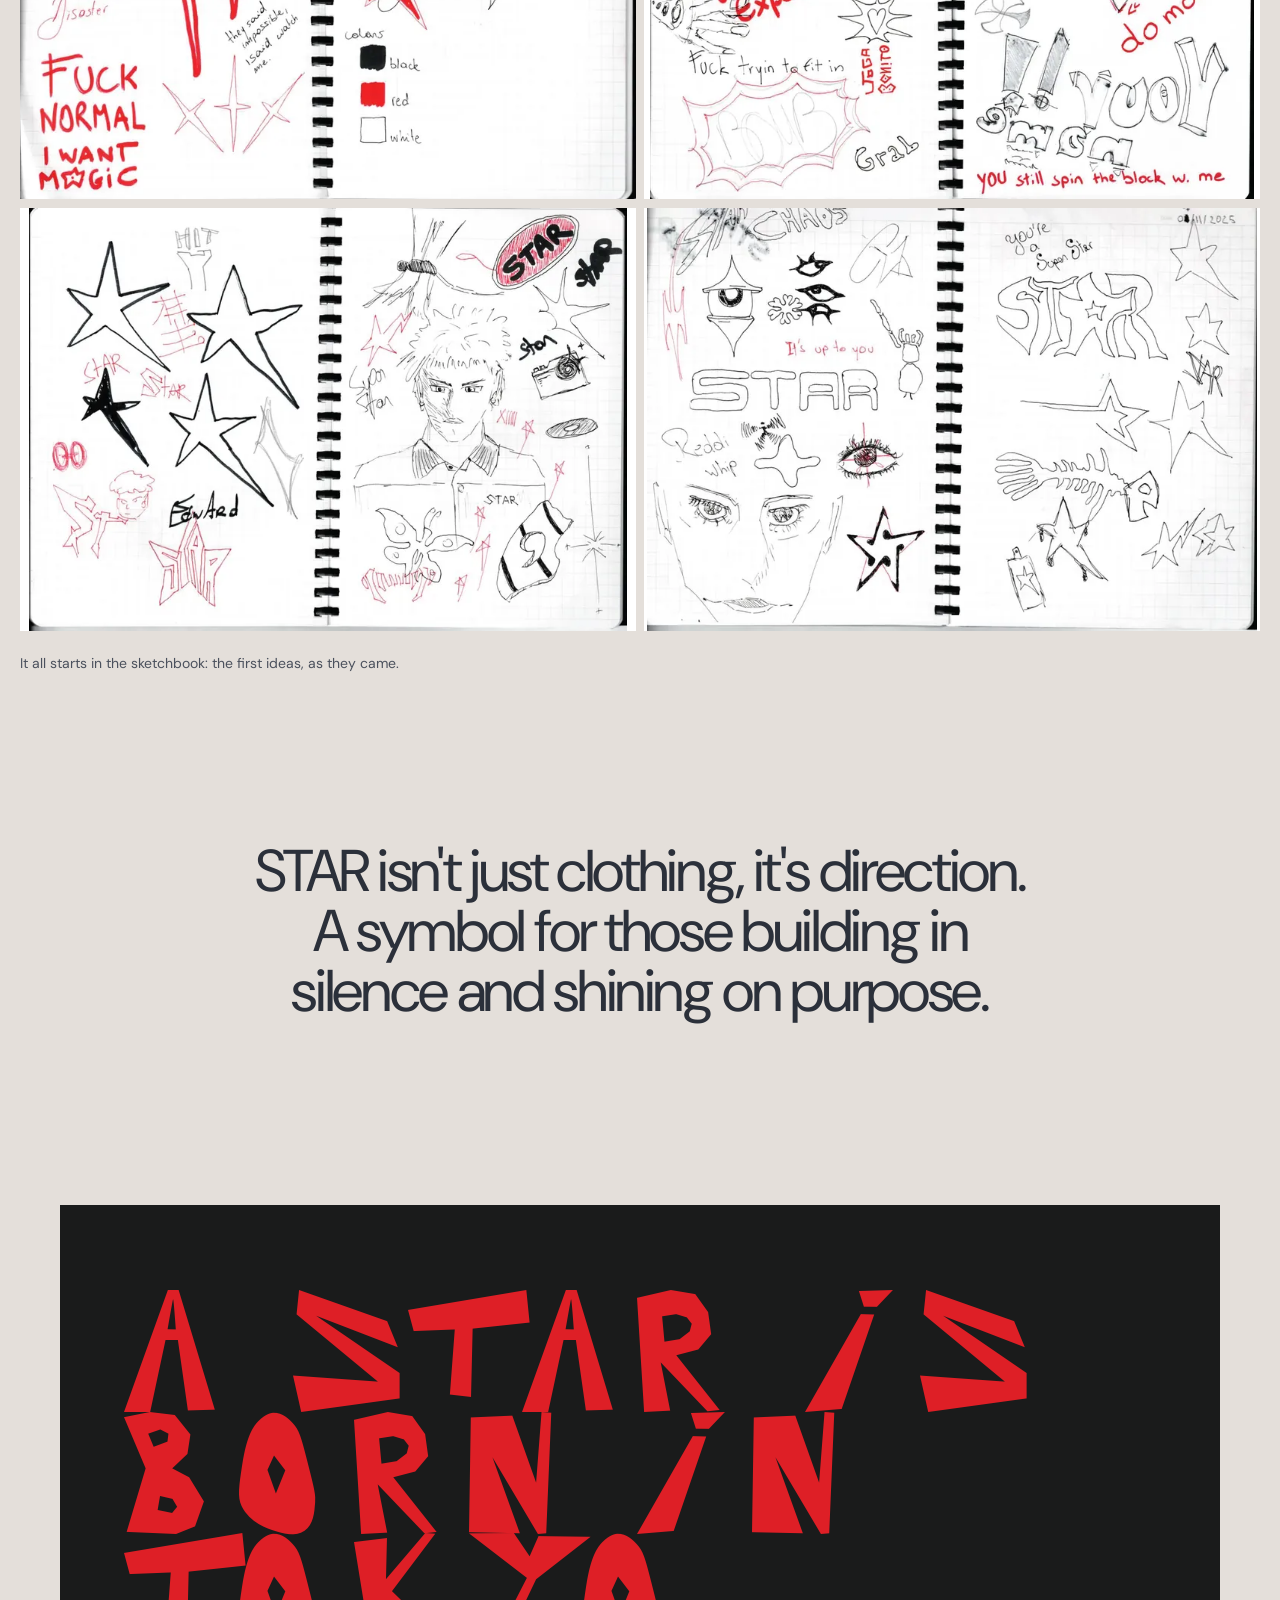
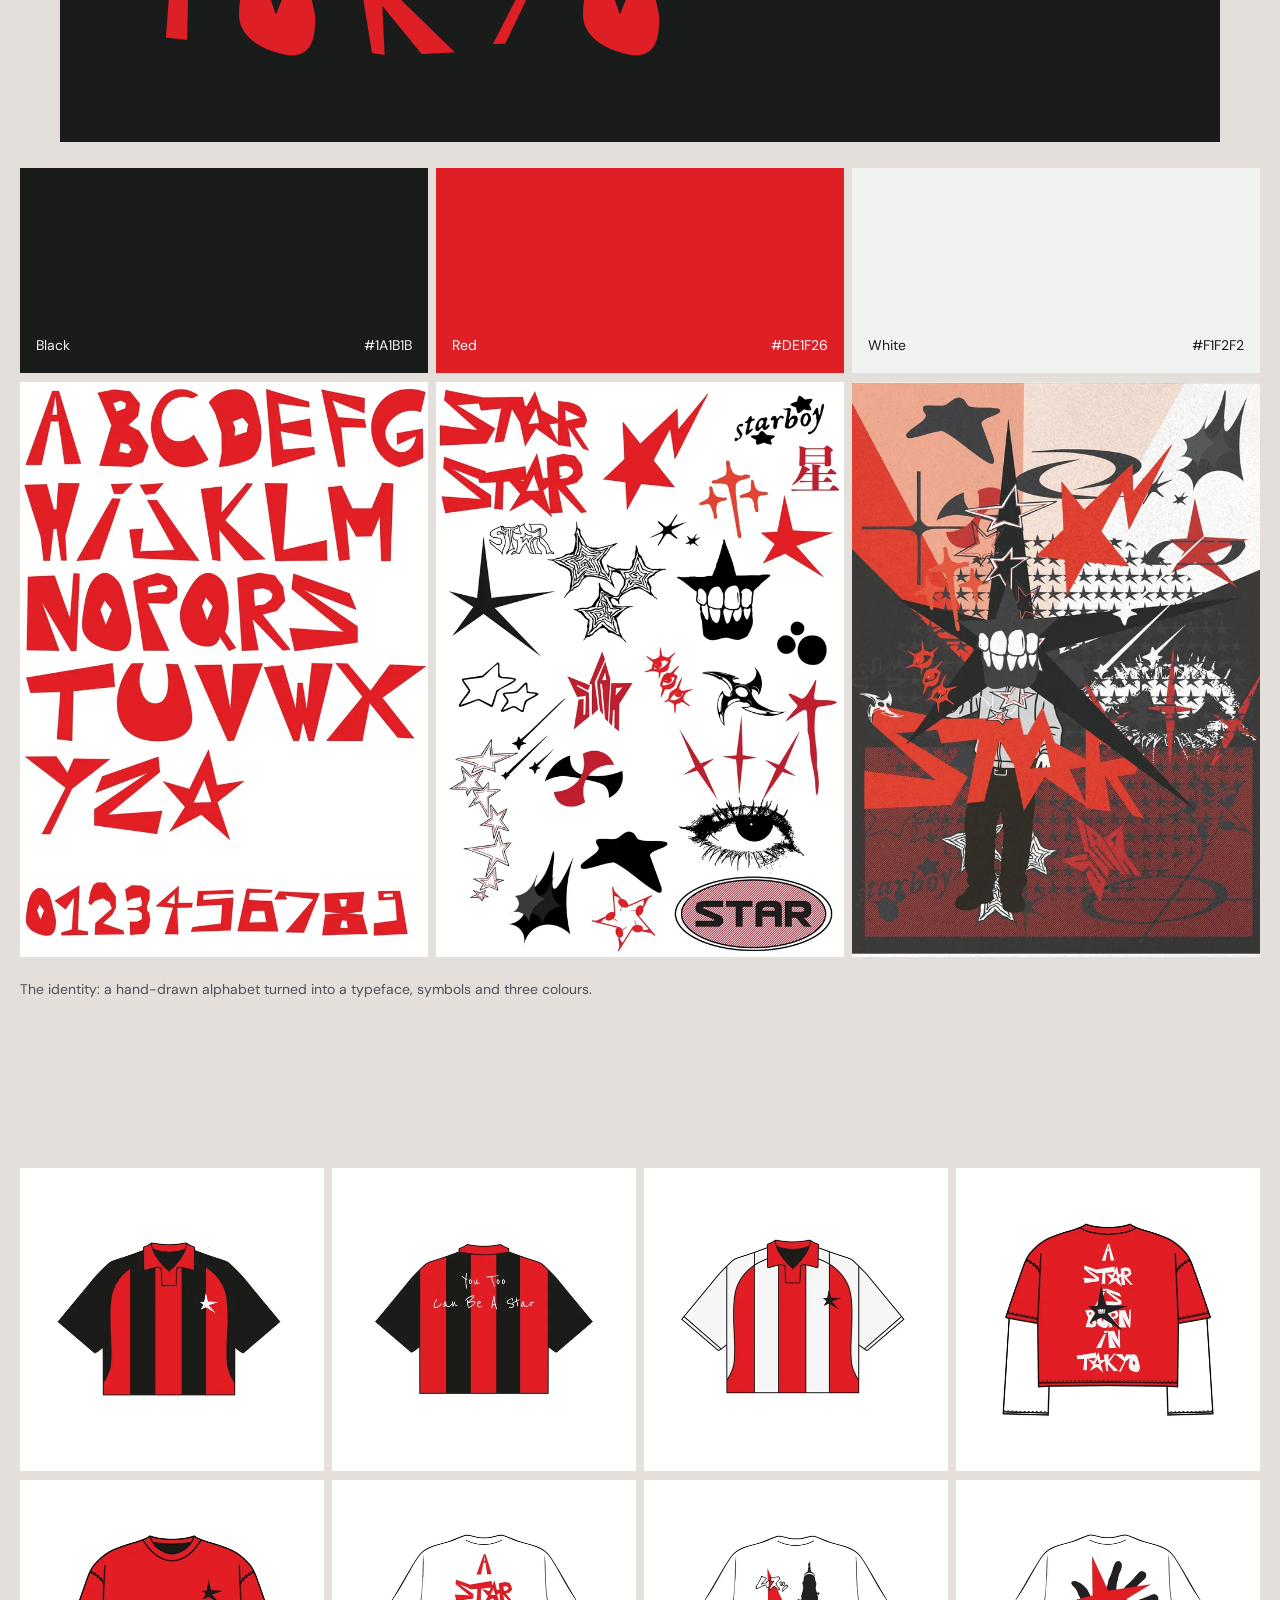
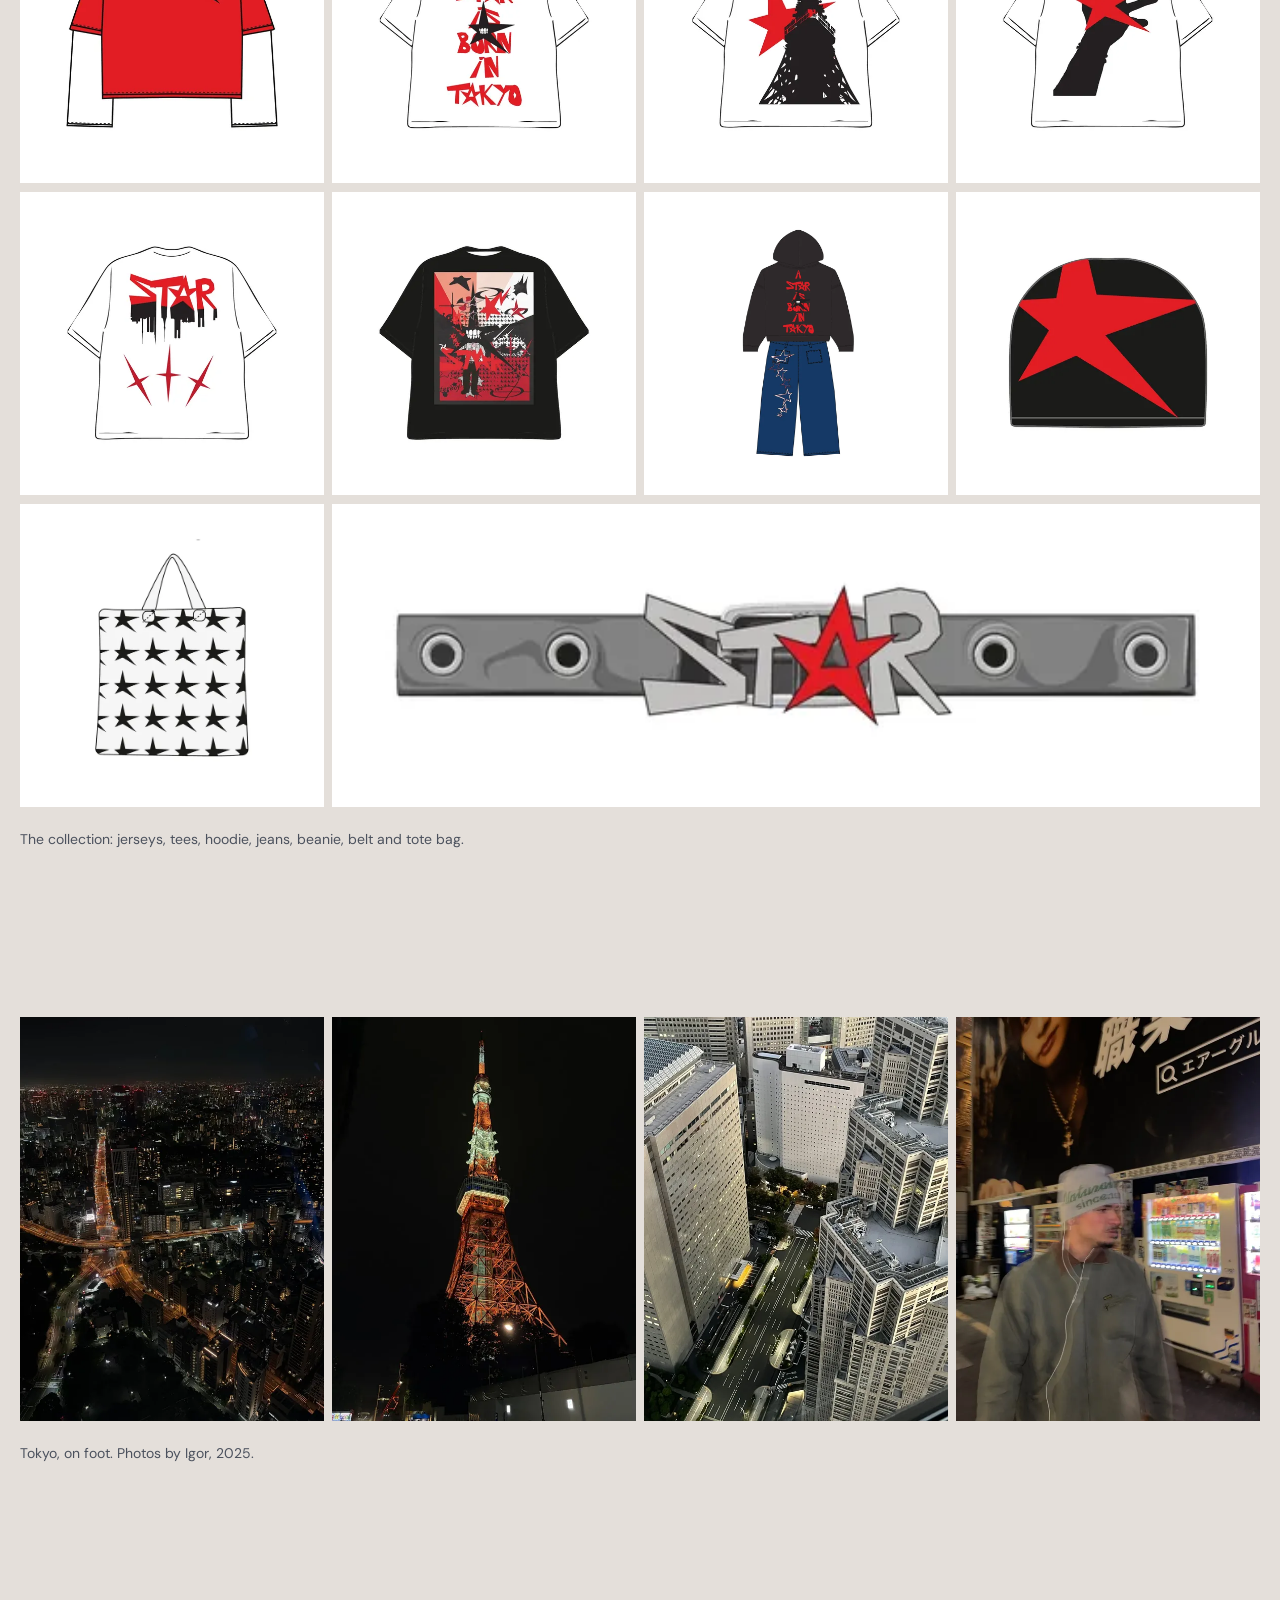
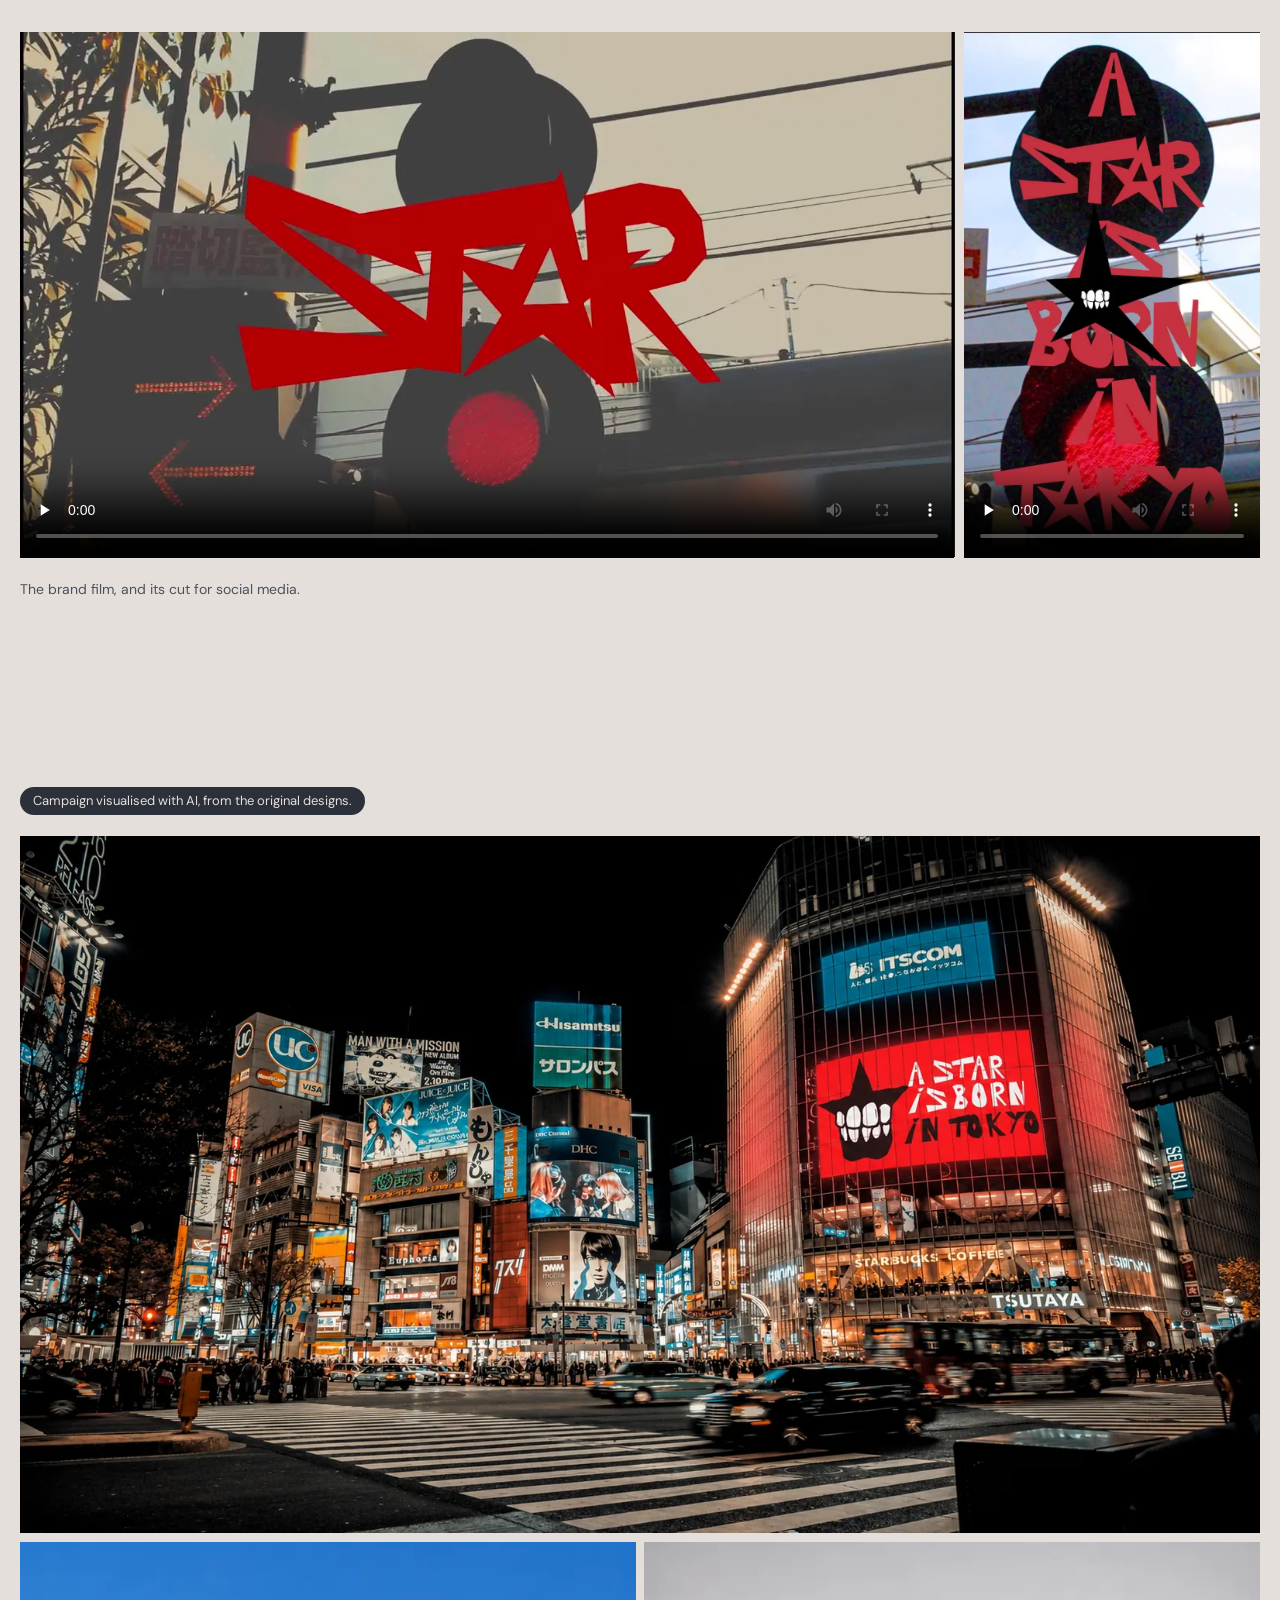
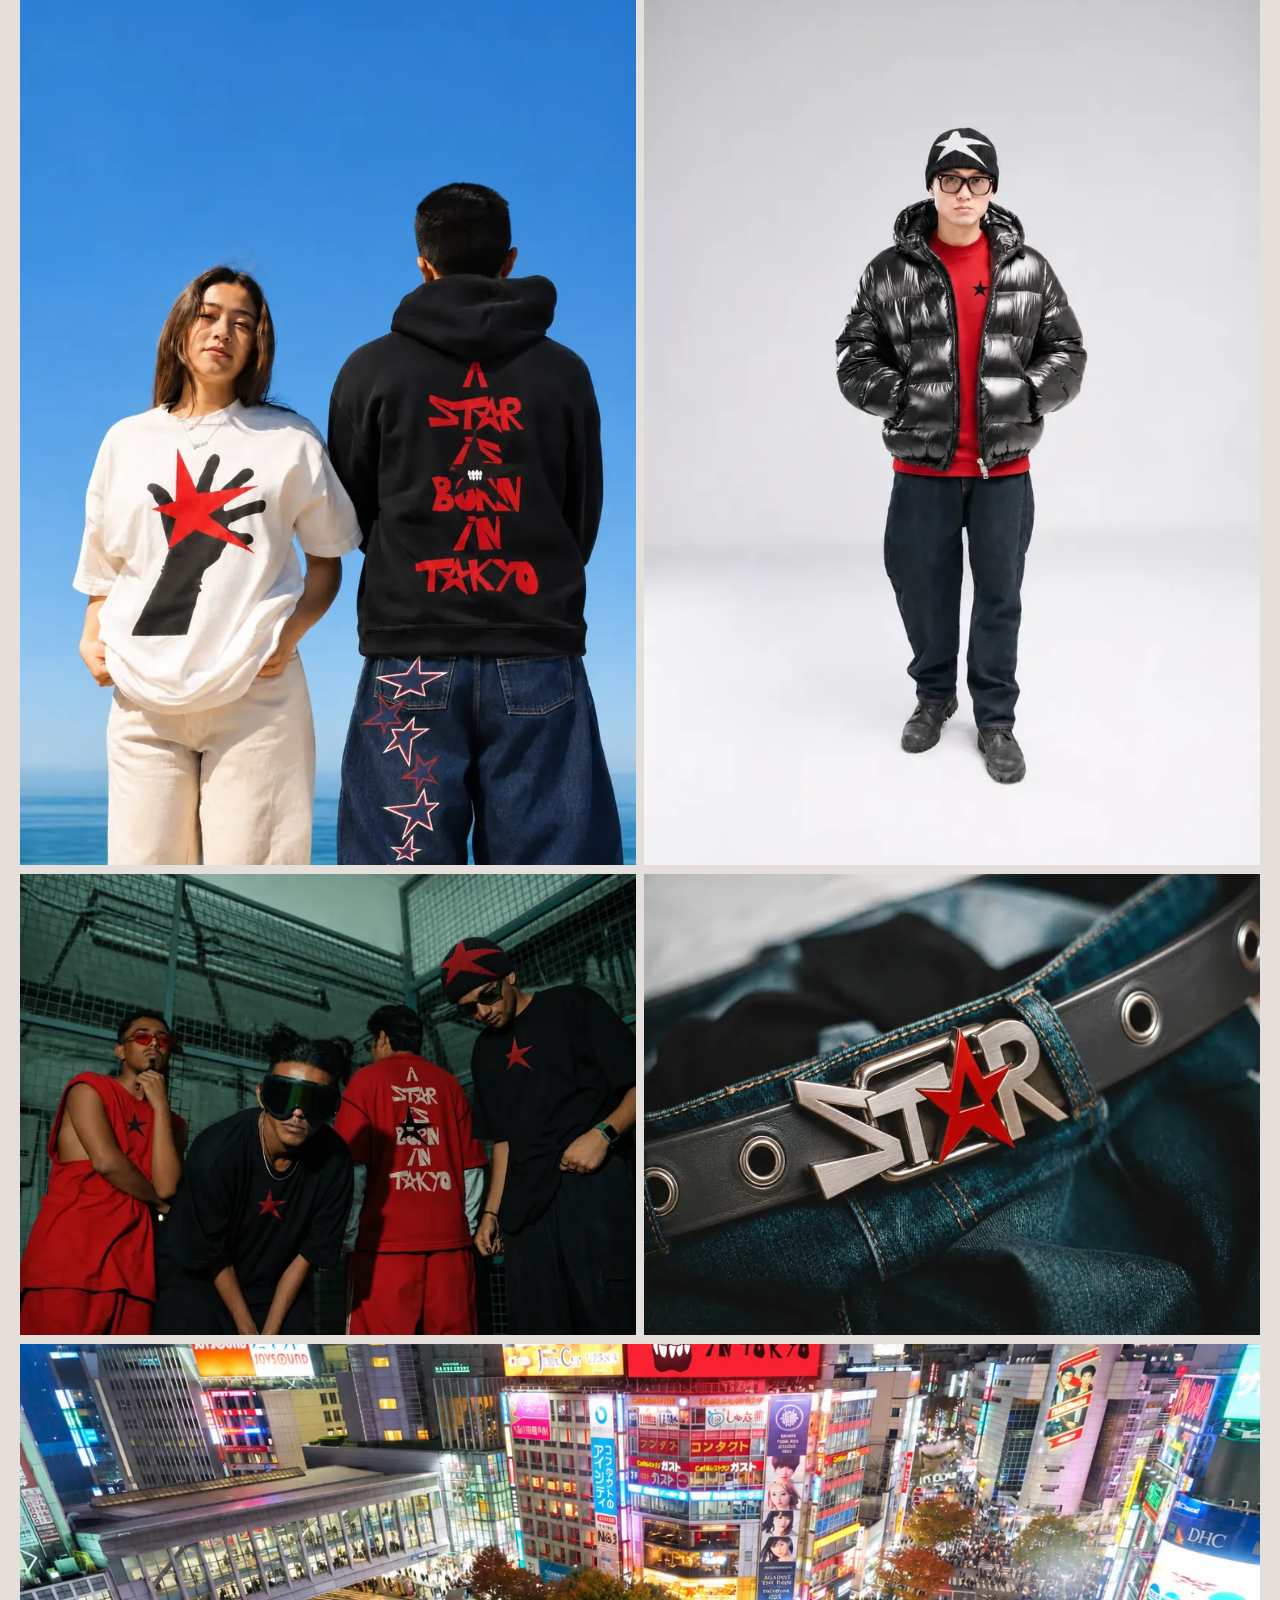
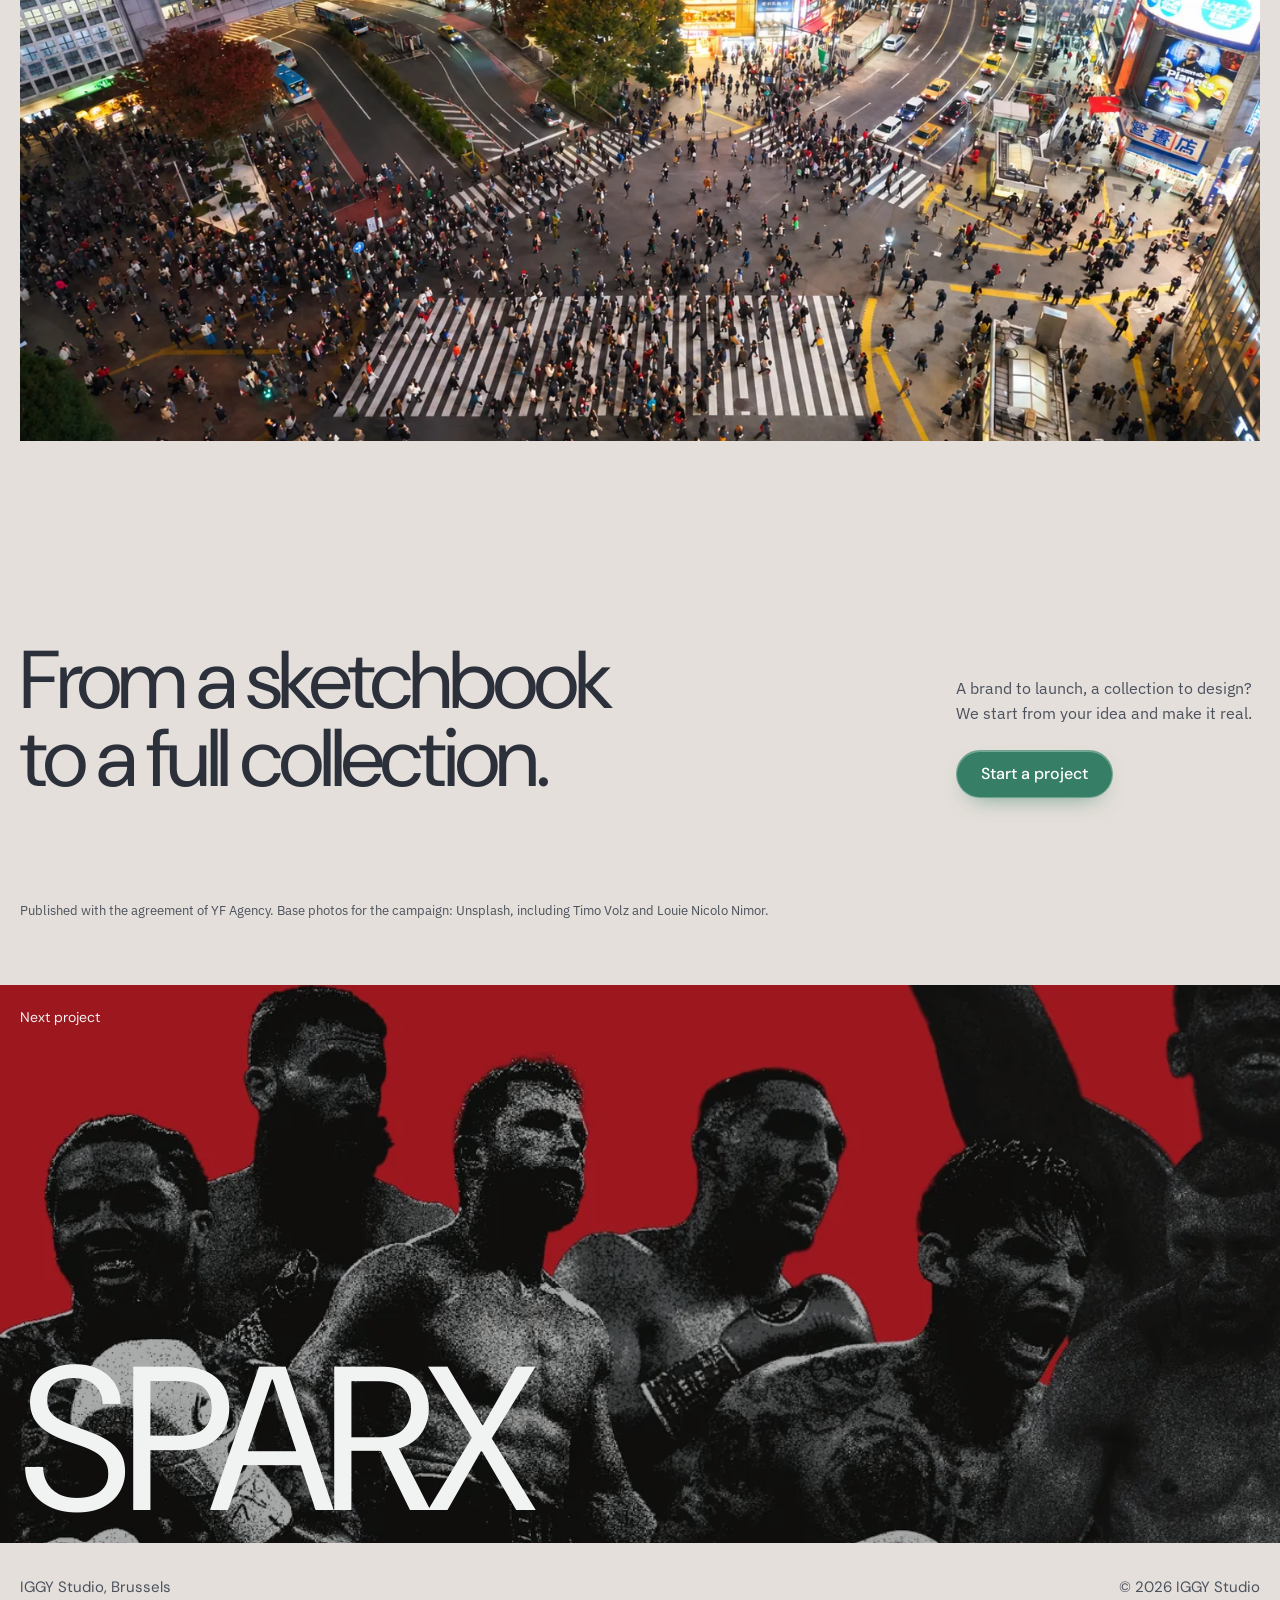
<file: star.html>
<!doctype html>
<html lang="fr">
<head>
  <meta charset="utf-8">
  <meta name="viewport" content="width=device-width, initial-scale=1">
  <title>STAR | IGGY Studio</title>
  <meta name="description" content="STAR, collection streetwear née dans un carnet à Tokyo : doctrine, identité, police, logos, graphismes, mockups et film de marque.">
  <meta name="theme-color" content="#1A1B1B">
  <link rel="icon" href="assets/favicon.svg" type="image/svg+xml">
  <link rel="preload" href="assets/fonts/dm-sans-latin-opsz-normal.woff2" as="font" type="font/woff2" crossorigin>
  <link rel="preload" href="assets/fonts/ibm-plex-sans-latin-wght-normal.woff2" as="font" type="font/woff2" crossorigin>
  <link rel="preload" href="assets/fonts/star-alphabet.woff2" as="font" type="font/woff2" crossorigin>
  <link rel="stylesheet" href="css/styles.css">
  <link rel="stylesheet" href="css/case.css">
  <link rel="stylesheet" href="css/star.css">
</head>
<body class="cs cs--star" data-title="meta.title.star" data-desc="meta.desc.star">
  <a class="skip" href="#main" data-i18n="skip">Aller au contenu</a>

  <header class="nav" id="nav">
    <a class="nav__logo" href="index.html" aria-label="IGGY Studio">IGGY<span> Studio</span></a>

    <nav class="nav__links" id="nav-links" aria-label="Navigation">
      <a href="index.html#work" data-i18n="nav.work">Réalisations</a>
      <a href="index.html#services" data-i18n="nav.services">Services</a>
      <a href="index.html#studio" data-i18n="nav.studio">Studio</a>
      <a href="index.html#faq" data-i18n="nav.faq">Questions</a>
      <a class="btn btn--small nav__cta-mobile" href="index.html#contact" data-i18n="nav.cta">Démarrer un projet</a>
    </nav>

    <div class="nav__tools">
      <div class="lang" role="group" aria-label="Langue" data-i18n-aria="lang.label">
        <button type="button" data-lang="fr" aria-pressed="true">FR</button>
        <button type="button" data-lang="nl" aria-pressed="false">NL</button>
        <button type="button" data-lang="en" aria-pressed="false">EN</button>
      </div>
      <a class="btn btn--small nav__cta" href="index.html#contact" data-i18n="nav.cta">Démarrer un projet</a>
      <button class="nav__menu" type="button" aria-expanded="false" aria-controls="nav-links" data-i18n="nav.menu">Menu</button>
    </div>
  </header>

  <main id="main">
    <!-- Opening: the brand film plays muted behind the name, set in the STAR typeface. It stays put while the page slides over it. -->
    <section class="cs-hero" id="top">
      <video class="cs-hero__film" autoplay muted loop playsinline preload="auto"
        poster="assets/star/star-loop-poster.webp" aria-label="Extrait du film de marque STAR, tourné à Tokyo" data-i18n-aria="cs.hero.video">
        <source src="assets/star/star-loop.mp4" type="video/mp4">
      </video>
      <h1 class="cs-hero__name">STAR</h1>
      <p class="cs-hero__tag"><span data-i18n="st.tag">Direction créative, identité et film</span><span data-i18n="st.place">Tokyo</span></p>
    </section>

    <div class="cs-body">
      <section class="cs-row cs-intro" aria-label="STAR">
        <h2 class="cs-intro__line" data-i18n="st.lead">Une collection streetwear née dans un carnet, à Tokyo.</h2>
        <p class="cs-intro__text" data-i18n="st.intro">Dessinée pendant un stage chez YF Agency. Une doctrine, une police faite main, une collection et un film, pour celles et ceux qui avancent à leur façon.</p>
      </section>

      <section class="cs-row cs-gap" aria-label="Le carnet" data-i18n-aria="st.note.label">
        <figure class="cs-pic cs-pic--paper cs-span-6 st-note"><img decoding="async" src="assets/star/note-1-800.webp" srcset="assets/star/note-1-800.webp 800w, assets/star/note-1.webp 1600w" sizes="(max-width: 699px) 100vw, 50vw" width="1600" height="1099" alt="Double page du carnet de croquis STAR" data-i18n-alt="cs.note.alt" loading="lazy"></figure>
        <figure class="cs-pic cs-pic--paper cs-span-6 st-note"><img decoding="async" src="assets/star/note-2-800.webp" srcset="assets/star/note-2-800.webp 800w, assets/star/note-2.webp 1600w" sizes="(max-width: 699px) 100vw, 50vw" width="1600" height="1121" alt="Double page du carnet de croquis STAR" data-i18n-alt="cs.note.alt" loading="lazy"></figure>
        <figure class="cs-pic cs-pic--paper cs-span-6 st-note"><img decoding="async" src="assets/star/note-3-800.webp" srcset="assets/star/note-3-800.webp 800w, assets/star/note-3.webp 1600w" sizes="(max-width: 699px) 100vw, 50vw" width="1600" height="1133" alt="Double page du carnet de croquis STAR" data-i18n-alt="cs.note.alt" loading="lazy"></figure>
        <figure class="cs-pic cs-pic--paper cs-span-6 st-note"><img decoding="async" src="assets/star/note-4-800.webp" srcset="assets/star/note-4-800.webp 800w, assets/star/note-4.webp 1600w" sizes="(max-width: 699px) 100vw, 50vw" width="1600" height="1110" alt="Double page du carnet de croquis STAR" data-i18n-alt="cs.note.alt" loading="lazy"></figure>
        <p class="cs-cap" data-i18n="st.note.cap">Tout part du carnet : les premières idées, telles quelles.</p>
      </section>

      <div class="cs-row cs-gap">
        <blockquote class="st-doctrine" lang="en">STAR isn't just clothing, it's direction. A symbol for those building in silence and shining on purpose.</blockquote>
      </div>

      <section class="cs-row cs-gap" aria-label="L'identité" data-i18n-aria="st.id.label">
        <figure class="st-type cs-span-12">
          <p lang="en">A STAR IS BORN IN TOKYO</p>
        </figure>
      </section>
      <div class="cs-row">
        <ul class="cs-colors cs-span-12">
          <li class="is-black"><span data-i18n="cs.id.black">Noir</span><span>#1A1B1B</span></li>
          <li class="is-red"><span data-i18n="cs.id.red">Rouge</span><span>#DE1F26</span></li>
          <li class="is-white"><span data-i18n="cs.id.white">Blanc</span><span>#F1F2F2</span></li>
        </ul>
      </div>
      <div class="cs-row">
        <figure class="cs-pic cs-pic--paper cs-span-4 st-sheet"><img decoding="async" src="assets/star/alphabet-700.webp" srcset="assets/star/alphabet-700.webp 700w, assets/star/alphabet.webp 1200w" sizes="(max-width: 699px) 100vw, 33vw" width="1200" height="1696" alt="L'alphabet STAR, de A à Z et de 0 à 9" data-i18n-alt="cs.id.alphabet" loading="lazy"></figure>
        <figure class="cs-pic cs-pic--paper cs-span-4 st-sheet"><img decoding="async" src="assets/star/assets-700.webp" srcset="assets/star/assets-700.webp 700w, assets/star/assets.webp 1200w" sizes="(max-width: 699px) 100vw, 33vw" width="1200" height="1696" alt="Logos et symboles de STAR" data-i18n-alt="cs.id.assets" loading="lazy"></figure>
        <figure class="cs-pic cs-span-4 st-sheet"><img decoding="async" src="assets/star/poster-700.webp" srcset="assets/star/poster-700.webp 700w, assets/star/poster.webp 1400w" sizes="(max-width: 699px) 100vw, 33vw" width="1400" height="1876" alt="Affiche STAR" data-i18n-alt="cs.id.poster" loading="lazy"></figure>
        <p class="cs-cap" data-i18n="st.id.cap">L'identité : un alphabet dessiné à la main devenu police, des symboles et trois couleurs.</p>
      </div>

      <section class="cs-row cs-gap" aria-label="La collection" data-i18n-aria="st.col.label">
        <ul class="st-flats">
          <li><img decoding="async" src="assets/star/flat-jersey-black-red-front-500.webp" srcset="assets/star/flat-jersey-black-red-front-500.webp 500w, assets/star/flat-jersey-black-red-front.webp 900w" sizes="(max-width: 699px) 50vw, 25vw" width="900" height="672" alt="Maillot noir et rouge, devant" data-i18n-alt="cs.col.jersey1" loading="lazy"></li>
          <li><img decoding="async" src="assets/star/flat-jersey-black-red-back-500.webp" srcset="assets/star/flat-jersey-black-red-back-500.webp 500w, assets/star/flat-jersey-black-red-back.webp 900w" sizes="(max-width: 699px) 50vw, 25vw" width="900" height="657" alt="Maillot noir et rouge, dos" data-i18n-alt="cs.col.jersey2" loading="lazy"></li>
          <li><img decoding="async" src="assets/star/flat-jersey-red-white-front-500.webp" srcset="assets/star/flat-jersey-red-white-front-500.webp 500w, assets/star/flat-jersey-red-white-front.webp 900w" sizes="(max-width: 699px) 50vw, 25vw" width="900" height="653" alt="Maillot rouge et blanc" data-i18n-alt="cs.col.jersey3" loading="lazy"></li>
          <li><img decoding="async" src="assets/star/flat-layered-tee-back-500.webp" srcset="assets/star/flat-layered-tee-back-500.webp 500w, assets/star/flat-layered-tee-back.webp 900w" sizes="(max-width: 699px) 50vw, 25vw" width="900" height="831" alt="T-shirt superposé, dos" data-i18n-alt="cs.col.layer1" loading="lazy"></li>
          <li><img decoding="async" src="assets/star/flat-layered-tee-front-500.webp" srcset="assets/star/flat-layered-tee-front-500.webp 500w, assets/star/flat-layered-tee-front.webp 900w" sizes="(max-width: 699px) 50vw, 25vw" width="900" height="831" alt="T-shirt superposé, devant" data-i18n-alt="cs.col.layer2" loading="lazy"></li>
          <li><img decoding="async" src="assets/star/flat-tee-a-star-is-born-500.webp" srcset="assets/star/flat-tee-a-star-is-born-500.webp 500w, assets/star/flat-tee-a-star-is-born.webp 900w" sizes="(max-width: 699px) 50vw, 25vw" width="900" height="846" alt="T-shirt A Star Is Born In Tokyo" data-i18n-alt="cs.col.born" loading="lazy"></li>
          <li><img decoding="async" src="assets/star/flat-tee-tokyo-tower-500.webp" srcset="assets/star/flat-tee-tokyo-tower-500.webp 500w, assets/star/flat-tee-tokyo-tower.webp 900w" sizes="(max-width: 699px) 50vw, 25vw" width="900" height="847" alt="T-shirt Tokyo Tower" data-i18n-alt="cs.col.tower" loading="lazy"></li>
          <li><img decoding="async" src="assets/star/flat-tee-hand-500.webp" srcset="assets/star/flat-tee-hand-500.webp 500w, assets/star/flat-tee-hand.webp 900w" sizes="(max-width: 699px) 50vw, 25vw" width="900" height="845" alt="T-shirt main et étoile" data-i18n-alt="cs.col.hand" loading="lazy"></li>
          <li><img decoding="async" src="assets/star/flat-tee-star-drip-500.webp" srcset="assets/star/flat-tee-star-drip-500.webp 500w, assets/star/flat-tee-star-drip.webp 900w" sizes="(max-width: 699px) 50vw, 25vw" width="900" height="845" alt="T-shirt STAR" data-i18n-alt="cs.col.drip" loading="lazy"></li>
          <li><img decoding="async" src="assets/star/flat-tee-poster-black-500.webp" srcset="assets/star/flat-tee-poster-black-500.webp 500w, assets/star/flat-tee-poster-black.webp 900w" sizes="(max-width: 699px) 50vw, 25vw" width="900" height="845" alt="T-shirt affiche" data-i18n-alt="cs.col.poster" loading="lazy"></li>
          <li><img decoding="async" src="assets/star/flat-hoodie-jeans-a-star-is-born-500.webp" srcset="assets/star/flat-hoodie-jeans-a-star-is-born-500.webp 500w, assets/star/flat-hoodie-jeans-a-star-is-born.webp 900w" sizes="(max-width: 699px) 50vw, 25vw" width="900" height="1711" alt="Hoodie et jean" data-i18n-alt="cs.col.hoodie" loading="lazy"></li>
          <li><img decoding="async" src="assets/star/flat-beanie-red-star-500.webp" srcset="assets/star/flat-beanie-red-star-500.webp 500w, assets/star/flat-beanie-red-star.webp 900w" sizes="(max-width: 699px) 50vw, 25vw" width="900" height="801" alt="Bonnet étoile" data-i18n-alt="cs.col.beanie" loading="lazy"></li>
          <li><img decoding="async" src="assets/star/flat-tote-500.webp" srcset="assets/star/flat-tote-500.webp 500w, assets/star/flat-tote.webp 900w" sizes="(max-width: 699px) 50vw, 25vw" width="900" height="1125" alt="Tote bag" data-i18n-alt="cs.col.tote" loading="lazy"></li>
          <li class="is-wide"><img decoding="async" src="assets/star/flat-belt-buckle-red-star-500.webp" srcset="assets/star/flat-belt-buckle-red-star-500.webp 500w, assets/star/flat-belt-buckle-red-star.webp 900w" sizes="(max-width: 699px) 50vw, 25vw" width="900" height="223" alt="Ceinture STAR" data-i18n-alt="cs.col.belt" loading="lazy"></li>
        </ul>
        <p class="cs-cap" data-i18n="st.col.cap">La collection : maillots, t-shirts, hoodie, jean, bonnet, ceinture et tote bag.</p>
      </section>

      <section class="cs-row cs-gap" aria-label="Tokyo" data-i18n-aria="st.tokyo.label">
        <figure class="cs-pic cs-span-3 st-street"><img decoding="async" src="assets/star/tokyo-night-600.webp" srcset="assets/star/tokyo-night-600.webp 600w, assets/star/tokyo-night.webp 1200w" sizes="(max-width: 699px) 50vw, 25vw" width="1200" height="1600" alt="Tokyo la nuit, vu depuis la tour de Tokyo" data-i18n-alt="cs.tokyo.alt1" loading="lazy"></figure>
        <figure class="cs-pic cs-span-3 st-street"><img decoding="async" src="assets/star/tokyo-tower-600.webp" srcset="assets/star/tokyo-tower-600.webp 600w, assets/star/tokyo-tower.webp 1200w" sizes="(max-width: 699px) 50vw, 25vw" width="1200" height="1600" alt="La tour de Tokyo illuminée la nuit" data-i18n-alt="cs.tokyo.alt2" loading="lazy"></figure>
        <figure class="cs-pic cs-span-3 st-street"><img decoding="async" src="assets/star/tokyo-shinjuku-600.webp" srcset="assets/star/tokyo-shinjuku-600.webp 600w, assets/star/tokyo-shinjuku.webp 1200w" sizes="(max-width: 699px) 50vw, 25vw" width="1200" height="1600" alt="Immeubles de Shinjuku vus d'en haut" data-i18n-alt="cs.tokyo.alt3" loading="lazy"></figure>
        <figure class="cs-pic cs-span-3 st-street"><img decoding="async" src="assets/star/tokyo-vending-600.webp" srcset="assets/star/tokyo-vending-600.webp 600w, assets/star/tokyo-vending.webp 1200w" sizes="(max-width: 699px) 50vw, 25vw" width="1200" height="1600" alt="Devant des distributeurs automatiques, la nuit" data-i18n-alt="cs.tokyo.alt4" loading="lazy"></figure>
        <p class="cs-cap" data-i18n="st.tokyo.cap">Tokyo, à pied. Photos d'Igor, 2025.</p>
      </section>

      <section class="cs-row cs-gap" aria-label="Le film" data-i18n-aria="st.film.label">
        <div class="st-films">
          <video controls playsinline preload="none" poster="assets/star/star-film-poster.webp" width="1280" height="720" aria-label="Film de marque, 16:9" data-i18n-aria="cs.film.wide">
            <source src="assets/star/star-film.mp4" type="video/mp4">
          </video>
          <video controls playsinline preload="none" poster="assets/star/star-social-poster.webp" width="720" height="1280" aria-label="Version réseaux, 9:16" data-i18n-aria="cs.film.tall">
            <source src="assets/star/star-social.mp4" type="video/mp4">
          </video>
        </div>
        <p class="cs-cap" data-i18n="st.film.cap">Le film de marque, et sa version pour les réseaux.</p>
      </section>

      <section class="cs-row cs-gap" aria-label="Dans la ville" data-i18n-aria="st.city.label">
        <p class="st-label"><span class="cs-label" data-i18n="cs.city.label">Campagne visualisée avec l'IA, à partir des designs originaux.</span></p>
        <figure class="cs-pic cs-span-12 st-wide"><img decoding="async" src="assets/star/city-shibuya-800.webp" srcset="assets/star/city-shibuya-800.webp 800w, assets/star/city-shibuya.webp 1600w" sizes="100vw" width="1600" height="900" alt="Écran STAR au carrefour de Shibuya, la nuit" data-i18n-alt="cs.city.alt2" loading="lazy"></figure>
      </section>
      <div class="cs-row">
        <figure class="cs-pic cs-span-6 st-tall"><img decoding="async" src="assets/star/city-beach-800.webp" srcset="assets/star/city-beach-800.webp 800w, assets/star/city-beach.webp 1025w" sizes="(max-width: 699px) 50vw, 50vw" width="1025" height="1534" alt="Une fille en t-shirt main et étoile, un garçon de dos en hoodie et jean STAR, devant la mer" data-i18n-alt="cs.city.alt3" loading="lazy"></figure>
        <figure class="cs-pic cs-span-6 st-tall"><img decoding="async" src="assets/star/city-studio-800.webp" srcset="assets/star/city-studio-800.webp 800w, assets/star/city-studio.webp 1025w" sizes="(max-width: 699px) 50vw, 50vw" width="1025" height="1535" alt="Un garçon en doudoune noire, t-shirt rouge et bonnet étoile STAR" data-i18n-alt="cs.city.alt4" loading="lazy"></figure>
      </div>
      <div class="cs-row">
        <figure class="cs-pic cs-span-6 st-mid"><img decoding="async" src="assets/star/city-cage-800.webp" srcset="assets/star/city-cage-800.webp 800w, assets/star/city-cage.webp 1448w" sizes="(max-width: 699px) 100vw, 50vw" width="1448" height="1086" alt="Quatre garçons dans une cage grillagée, en t-shirts et bonnet STAR" data-i18n-alt="cs.city.alt1" loading="lazy"></figure>
        <figure class="cs-pic cs-span-6 st-mid"><img decoding="async" src="assets/star/city-belt-800.webp" srcset="assets/star/city-belt-800.webp 800w, assets/star/city-belt.webp 1536w" sizes="(max-width: 699px) 100vw, 50vw" width="1536" height="1024" alt="Ceinture STAR sur un jean, en gros plan" data-i18n-alt="cs.city.alt5" loading="lazy"></figure>
      </div>
      <div class="cs-row">
        <figure class="cs-pic cs-span-12 st-wide"><img decoding="async" src="assets/star/city-crossing-800.webp" srcset="assets/star/city-crossing-800.webp 800w, assets/star/city-crossing.webp 1535w" sizes="100vw" width="1535" height="1024" alt="Le carrefour de Shibuya vu d'en haut, avec STAR sur le grand écran" data-i18n-alt="cs.city.alt6" loading="lazy"></figure>
      </div>

      <section class="cs-row cs-end" aria-labelledby="end-title">
        <h2 class="cs-end__line" id="end-title" data-i18n="st.end.line">D'un carnet à une collection complète.</h2>
        <div class="cs-end__aside">
          <p data-i18n="st.end.you">Une marque à lancer, une collection à dessiner ? Nous partons de votre idée et la rendons réelle.</p>
          <a class="btn" href="index.html#contact" data-i18n="cs.next.cta">Démarrer un projet</a>
        </div>
      </section>
      <p class="cs-credits" data-i18n="cs.end.credits">Publié avec l'accord de YF Agency. Photos de base de la campagne : Unsplash, dont Timo Volz et Louie Nicolo Nimor.</p>

      <a class="cs-next" href="sparx.html">
        <img decoding="async" src="assets/sparx/mag-boxing.webp" width="1100" height="1100" alt="" loading="lazy" style="object-position: 50% 70%">
        <p class="cs-next__label" data-i18n="cs.nextproj">Projet suivant</p>
        <p class="cs-next__name">SPARX</p>
      </a>
    </div>
  </main>

  <footer class="footer">
    <p data-i18n="footer.where">IGGY Studio, Bruxelles</p>
    <p>&copy; 2026 IGGY Studio</p>
  </footer>

  <script src="js/vendor/lenis.min.js"></script>
  <script src="js/i18n.js"></script>
  <script src="js/i18n-star.js"></script>
  <script src="js/main.js"></script>
  <script src="js/cursor.js"></script>
</body>
</html>
</file>
<file: css/styles.css>
/* IGGY Studio. Palette: Dust Grey, Jet Black, Turf Green.
   Style: a quiet grey canvas, regular-weight type, lots of space.
   Type: DM Sans for titles and interface, IBM Plex Sans for reading.
   Contrast: Jet Black on Dust Grey about 10:1. White on the green glass button
   (deep green at 80% over Dust Grey) about 4.85:1. Green is never used for small text. */

@font-face {
  font-family: "DM Sans";
  src: url("../assets/fonts/dm-sans-latin-opsz-normal.woff2") format("woff2");
  font-weight: 100 1000;
  font-display: swap;
}

@font-face {
  font-family: "IBM Plex Sans";
  src: url("../assets/fonts/ibm-plex-sans-latin-wght-normal.woff2") format("woff2");
  font-weight: 100 700;
  font-display: swap;
}

:root {
  --grey: #E4DFDA;
  --ink: #2B303A;
  --green: #0C7C59;
  --green-deep: #0A6648;
  --ink-soft: #4B515D;
  --on-ink-soft: #B6B3B2;
  --line: rgba(43, 48, 58, 0.2);
  --white: #FFFFFF;
  --field: #F3F0EC;
  --focus: #0C7C59;

  --glass-green: rgba(10, 102, 72, 0.8);
  --glass-green-hover: rgba(9, 94, 66, 0.9);
  --glass-ink: rgba(43, 48, 58, 0.8);
  --glass-light: rgba(255, 255, 255, 0.38);
  --glass-edge: rgba(255, 255, 255, 0.6);

  --display: "DM Sans", "Helvetica Neue", Arial, sans-serif;
  --text: "IBM Plex Sans", "Helvetica Neue", Arial, sans-serif;

  --pad: clamp(1.25rem, 4vw, 4rem);
  --max: 76rem;
  /* One wide frame: the nav, the text and the pictures all start on this edge. */
  --edge: clamp(0.75rem, 1.6vw, 1.5rem);
  --gut: clamp(0.5rem, 0.7vw, 0.75rem);
  --space: clamp(7rem, 15vw, 13rem);
  --ease: cubic-bezier(0.2, 0.7, 0.2, 1);
}

*,
*::before,
*::after { box-sizing: border-box; }

html {
  scroll-behavior: smooth;
  -webkit-text-size-adjust: 100%;
  scrollbar-width: none; /* page scrollbar hidden, scrolling still works */
}
html::-webkit-scrollbar { display: none; }

/* Custom cursor (js/cursor.js): a black dot, a ring grows out of it over anything clickable.
   Only with a mouse or trackpad; text fields keep the normal text cursor. */
html.has-cursor,
html.has-cursor * { cursor: none; }
html.has-cursor input:not([type="submit"]):not([type="checkbox"]):not([type="radio"]),
html.has-cursor textarea { cursor: text; }

.cursor {
  position: fixed;
  top: 0;
  left: 0;
  z-index: 9999;
  width: 0;
  height: 0;
  pointer-events: none;
  opacity: 0;
  transition: opacity 200ms ease;
}
.cursor.is-on { opacity: 1; }
.cursor.is-typing { opacity: 0; }
.cursor__dot,
.cursor__ring {
  position: absolute;
  top: 0;
  left: 0;
  border-radius: 50%;
}
.cursor__dot {
  width: 8px;
  height: 8px;
  margin: -4px 0 0 -4px;
  background: var(--ink);
  transition: transform 200ms var(--ease), background-color 200ms ease;
}
.cursor__ring {
  width: 40px;
  height: 40px;
  margin: -20px 0 0 -20px;
  border: 1px solid var(--ink);
  transform: scale(0.2);
  opacity: 0;
  transition: transform 350ms var(--ease), opacity 250ms ease, border-color 200ms ease;
}
.cursor.is-link .cursor__ring { transform: scale(1); opacity: 1; }
.cursor.is-down .cursor__dot { transform: scale(0.6); }
.cursor.is-down .cursor__ring { transform: scale(0.85); }
/* Over dark pictures the cursor turns light so it stays visible. */
.cursor.is-light .cursor__dot { background: #F1F2F2; }
.cursor.is-light .cursor__ring { border-color: #F1F2F2; }

@media (prefers-reduced-motion: reduce) {
  .cursor__dot,
  .cursor__ring { transition: none; }
}

/* Smooth scroll (Lenis, js/vendor/lenis.min.js) */
html.lenis,
html.lenis body { height: auto; }
.lenis.lenis-smooth { scroll-behavior: auto !important; }
.lenis:not(.lenis-autoToggle).lenis-stopped { overflow: clip; }
.lenis.lenis-smooth iframe { pointer-events: none; }

body {
  margin: 0;
  background: var(--grey);
  color: var(--ink);
  font-family: var(--text);
  font-size: 1.0625rem;
  line-height: 1.65;
  -webkit-font-smoothing: antialiased;
  overflow-x: hidden;
}

img { max-width: 100%; }

:focus-visible {
  outline: 3px solid var(--focus);
  outline-offset: 3px;
}

.skip {
  position: absolute;
  left: 1rem;
  top: -4rem;
  z-index: 100;
  padding: 0.75rem 1rem;
  background: var(--ink);
  color: var(--grey);
  font-family: var(--display);
  border-radius: 0.5rem;
}
.skip:focus { top: 1rem; }

/* ---------- Ambient green glass shape ----------
   Fixed to the screen: the page scrolls over it while it drifts and changes shape.
   Shape, drift and turn are drawn by js/blob.js on one light canvas. The tint stays at most about 22% green in the
   middle, so every text keeps its contrast. */

.ambient {
  position: fixed;
  inset: 0;
  z-index: -1;
  overflow: hidden;
  pointer-events: none;
}

/* Sets the size of the shape only: js/blob.js reads this width and draws the
   shape, its drift and its turn on the canvas below. */
.ambient__blob {
  position: absolute;
  width: min(60vw, 820px);
  visibility: hidden;
}

.ambient__canvas {
  position: absolute;
  inset: 0;
  width: 100%;
  height: 100%;
}

@media (max-width: 799px) {
  .ambient__blob { width: 125vw; }
}

/* ---------- Buttons: tinted glass ---------- */

.btn {
  display: inline-flex;
  align-items: center;
  justify-content: center;
  min-height: 3rem;
  padding: 0.8rem 1.5rem;
  border: 1px solid rgba(255, 255, 255, 0.28);
  border-radius: 999px;
  background: var(--glass-green);
  box-shadow:
    inset 0 1px 0 rgba(255, 255, 255, 0.32),
    0 10px 24px -14px rgba(10, 102, 72, 0.7);
  color: var(--white);
  font-family: var(--display);
  font-size: 1rem;
  font-weight: 500;
  line-height: 1.2;
  text-decoration: none;
  cursor: pointer;
  transition: background-color 200ms ease, box-shadow 200ms ease;
}
.btn:hover {
  background: var(--glass-green-hover);
  box-shadow:
    inset 0 1px 0 rgba(255, 255, 255, 0.4),
    0 14px 28px -14px rgba(10, 102, 72, 0.8);
}

.btn--small {
  min-height: 2.75rem;
  padding: 0.5rem 1.1rem;
  font-size: 0.9375rem;
}

.btn--ink {
  background: var(--glass-ink);
  border-color: rgba(255, 255, 255, 0.18);
  box-shadow: inset 0 1px 0 rgba(255, 255, 255, 0.18), 0 10px 24px -14px rgba(43, 48, 58, 0.7);
  color: var(--grey);
}
.btn--ink:hover { background: rgba(28, 32, 40, 0.88); }

.btn--wide { width: 100%; }

/* ---------- Navigation ---------- */

.nav {
  position: fixed;
  top: 0;
  left: 0;
  right: 0;
  z-index: 50;
  display: flex;
  align-items: center;
  justify-content: space-between;
  gap: 1.5rem;
  padding: 1rem var(--edge);
  background: rgba(228, 223, 218, 0.62);
  -webkit-backdrop-filter: blur(16px) saturate(140%);
  backdrop-filter: blur(16px) saturate(140%);
  border-bottom: 1px solid rgba(255, 255, 255, 0.35);
}

.nav__logo {
  font-family: var(--display);
  font-size: 1.25rem;
  font-weight: 600;
  letter-spacing: -0.03em;
  color: var(--ink);
  text-decoration: none;
  white-space: nowrap;
}
.nav__logo span { font-weight: 300; }

.nav__links {
  display: flex;
  align-items: center;
  gap: 0.25rem;
  margin-left: auto;
}

.nav__links a:not(.btn) {
  display: inline-flex;
  align-items: center;
  min-height: 2.75rem;
  padding: 0.4rem 0.75rem;
  color: var(--ink);
  font-family: var(--display);
  font-size: 0.9375rem;
  text-decoration: none;
  text-underline-offset: 0.35em;
}
.nav__links a:not(.btn):hover { text-decoration: underline; }

.nav__tools {
  display: flex;
  align-items: center;
  gap: 0.5rem;
}

.lang { display: flex; }

.lang button {
  min-width: 2.5rem;
  min-height: 2.75rem;
  padding: 0 0.35rem;
  border: 0;
  background: transparent;
  color: var(--ink-soft);
  font-family: var(--display);
  font-size: 0.875rem;
  cursor: pointer;
}
.lang button:hover { color: var(--ink); }
.lang button[aria-pressed="true"] {
  color: var(--ink);
  font-weight: 600;
  text-decoration: underline;
  text-decoration-thickness: 1.5px;
  text-underline-offset: 0.35em;
}

.nav__menu {
  display: none;
  min-height: 2.75rem;
  padding: 0 1rem;
  border: 1px solid var(--glass-edge);
  border-radius: 999px;
  background: var(--glass-light);
  color: var(--ink);
  font-family: var(--display);
  font-size: 0.9375rem;
  font-weight: 500;
  cursor: pointer;
}

.nav__cta-mobile { display: none; }

@media (max-width: 899px) {
  .nav__menu { display: inline-flex; align-items: center; }

  .nav__links {
    position: absolute;
    top: 100%;
    left: 0;
    right: 0;
    display: none;
    flex-direction: column;
    align-items: stretch;
    gap: 0;
    margin: 0;
    padding: 0.5rem var(--edge) 1.5rem;
    background: rgba(228, 223, 218, 0.94);
    -webkit-backdrop-filter: blur(16px);
    backdrop-filter: blur(16px);
    border-bottom: 1px solid var(--line);
  }
  .nav.is-open .nav__links { display: flex; }
  .nav__links a:not(.btn) {
    padding: 0.75rem 0;
    font-size: 1.25rem;
  }
}

@media (max-width: 599px) {
  .nav { gap: 0.5rem; }
  .nav__cta { display: none; }
  .nav__cta-mobile { display: inline-flex; margin-top: 0.75rem; }
}

/* ---------- Hero: headline on the grey, the thread portrait to its right ---------- */

.hero {
  position: relative;
  display: flex;
  flex-direction: column;
  justify-content: flex-end;
  min-height: 100vh;
  min-height: 100svh;
  padding: 6rem var(--edge) clamp(2.5rem, 7vh, 4.5rem);
  overflow: hidden;
}

/* Anchored to the right edge, so on any screen the figure stays clear of the headline. */
.hero__art {
  position: absolute;
  right: var(--art-right, calc(-10vw + (var(--edge) - var(--pad)) * 0.5));
  bottom: 0;
  width: var(--art-w, min(150vw, 1180px));
  margin: 0;
  pointer-events: none;
}
/* Smaller laptop windows: the figure shrinks with the window height and moves right,
   so it stays clear of the headline (checked from 1280 x 728). */
@media (min-width: 900px) and (max-width: 1399px) {
  .hero__art {
    right: -13vw;
    width: min(150vw, 1180px, 138svh);
  }
}
@media (min-width: 900px) and (max-width: 1199px) {
  .hero__art { right: -18vw; }
  .hero__title { --title-size: 6.2vw; }
}

.hero__art img {
  display: block;
  width: 100%;
  height: auto;
  -webkit-mask-image: linear-gradient(to bottom, #000 82%, transparent 100%);
  mask-image: linear-gradient(to bottom, #000 82%, transparent 100%);
  animation: art-in 1.8s var(--ease) both;
}

.hero__title {
  position: relative;
  z-index: 2;
  margin: 0 0 clamp(3rem, 12vh, 7.5rem);
  font-family: var(--display);
  font-size: var(--title-size, clamp(3rem, 7.2vw, 7.75rem));
  font-weight: 400;
  line-height: 0.98;
  letter-spacing: -0.04em;
}
.hero__title .line {
  display: block;
  animation: line-in 1.1s var(--ease) both;
}
.hero__title .line:nth-child(2) { animation-delay: 0.15s; }

.hero__foot {
  position: relative;
  z-index: 2;
  display: flex;
  flex-wrap: wrap;
  align-items: center;
  gap: 1.25rem 2.5rem;
}

.hero__lead {
  max-width: 36ch;
  margin: 0;
  font-size: 1.125rem;
  line-height: 1.5;
}

@keyframes art-in {
  from { opacity: 0; filter: blur(12px); }
  to { opacity: 1; filter: blur(0); }
}

@keyframes line-in {
  from { opacity: 0; transform: translateY(0.3em); }
  to { opacity: 1; transform: translateY(0); }
}

@media (max-width: 899px) {
  .hero__art {
    top: 4.5rem;
    right: auto;
    left: 50%;
    bottom: auto;
    width: 145vw;
    transform: translateX(-46%);
  }
  .hero__art img {
    -webkit-mask-image: linear-gradient(to bottom, #000 65%, transparent 100%);
    mask-image: linear-gradient(to bottom, #000 65%, transparent 100%);
  }
  .hero__title {
    margin-bottom: 2rem;
    font-size: clamp(2.75rem, 12.5vw, 4.5rem);
    text-wrap: balance;
  }
  /* On phones the lines flow as one sentence, so no word is left alone. */
  .hero__title .line { display: inline; }
}

/* ---------- Sections ---------- */

.section {
  padding: var(--space) var(--edge) 0;
  /* Where a link to a section lands: its title just under the navigation. */
  scroll-margin-top: calc(5.5rem - var(--space));
}

.section__inner { width: 100%; }

.h2 {
  margin: 0;
  font-family: var(--display);
  font-size: clamp(1.75rem, 2.8vw, 2.75rem);
  font-weight: 400;
  line-height: 1;
  letter-spacing: -0.035em;
}

/* Titles appear word by word when they scroll into view. */
[data-reveal] .w {
  display: inline-block;
  opacity: 0;
  transform: translateY(0.35em);
  transition: opacity 0.8s var(--ease), transform 0.8s var(--ease);
  transition-delay: calc(var(--i) * 70ms);
}
[data-reveal].is-in .w {
  opacity: 1;
  transform: none;
}

/* Section heading: small, on the left edge, like a caption for what follows. */
.sec-head { margin-bottom: clamp(2.5rem, 5vw, 4.5rem); }

.visually-hidden {
  position: absolute;
  width: 1px;
  height: 1px;
  overflow: hidden;
  clip-path: inset(50%);
  white-space: nowrap;
}

/* ---------- Work: the two cases as big tiles, the whole tile is the link ---------- */

.tiles {
  display: grid;
  grid-template-columns: repeat(2, minmax(0, 1fr));
  gap: var(--gut);
}
.tile {
  display: grid;
  grid-template-columns: auto 1fr;
  align-items: baseline;
  gap: 0.25rem 1rem;
  color: inherit;
  text-decoration: none;
}
.tile__media {
  grid-column: 1 / -1;
  display: block;
  aspect-ratio: 4 / 3;
  overflow: hidden;
  margin-bottom: 0.9rem;
  background: #0E0F11;
}
.tile__media img,
.tile__media video {
  display: block;
  width: 100%;
  height: 100%;
  object-fit: cover;
  transform: scale(1.001);
  transition: transform 900ms var(--ease);
}
.tile:hover .tile__media img,
.tile:hover .tile__media video,
.tile:focus-visible .tile__media img,
.tile:focus-visible .tile__media video { transform: scale(1.04); }
.tile__name {
  font-family: var(--display);
  font-size: clamp(1.75rem, 2.6vw, 2.5rem);
  font-weight: 400;
  line-height: 1;
  letter-spacing: -0.04em;
}
.tile__name--star { font-family: "STAR", var(--display); letter-spacing: -0.02em; }
.tile__what {
  justify-self: end;
  color: var(--ink-soft);
  font-family: var(--display);
  font-size: 0.9375rem;
}

@font-face {
  font-family: "STAR";
  src: url("../assets/fonts/star-alphabet.woff2") format("woff2");
  font-display: swap;
}

/* Prolux & Co: the proof is the numbers, no box around them */
.proof {
  display: grid;
  grid-template-columns: repeat(12, minmax(0, 1fr));
  gap: 2rem var(--gut);
  align-items: end;
  margin-top: clamp(5rem, 10vw, 9rem);
}
.proof__who { grid-column: 1 / span 4; }
.proof__name {
  margin: 0 0 0.75rem;
  font-family: var(--display);
  font-size: clamp(1.75rem, 2.6vw, 2.5rem);
  font-weight: 400;
  line-height: 1;
  letter-spacing: -0.04em;
}
.proof__who p { max-width: 34ch; margin: 0.25rem 0 0; color: var(--ink-soft); }
.proof__stats {
  grid-column: 6 / -1;
  display: grid;
  grid-template-columns: repeat(3, minmax(0, 1fr));
  gap: var(--gut);
  margin: 0;
  padding: 0;
  list-style: none;
}
.proof__stats li {
  display: flex;
  flex-direction: column;
  gap: 0.6rem;
  color: var(--ink-soft);
  font-family: var(--display);
  font-size: 0.9375rem;
  line-height: 1.35;
}
.proof__num {
  color: var(--ink);
  font-size: clamp(3.5rem, 7.5vw, 7.5rem);
  font-weight: 400;
  line-height: 0.9;
  letter-spacing: -0.05em;
  word-spacing: 0.08em;
}
.proof__period {
  grid-column: 6 / -1;
  margin: 0;
  color: var(--ink-soft);
  font-size: 0.875rem;
}

@media (max-width: 899px) {
  .proof__who,
  .proof__stats,
  .proof__period { grid-column: 1 / -1; }
}
@media (max-width: 599px) {
  .tiles { grid-template-columns: 1fr; gap: 2.5rem; }
  .proof__stats { grid-template-columns: 1fr; gap: 1.75rem; }
}

/* Moving strip of the other projects (shown once js/work.js lists pictures) */

.strip {
  margin: clamp(5rem, 10vw, 9rem) calc(-1 * var(--edge)) 0;
  overflow-x: auto;
  overflow-y: hidden;
  overscroll-behavior-x: contain;
  scrollbar-width: none;
}
.strip::-webkit-scrollbar { display: none; }
.strip[hidden] { display: none; }
.strip__track {
  display: flex;
  width: max-content;
}
.strip__set {
  display: flex;
  gap: var(--gut);
  padding-right: var(--gut);
}
.shot { margin: 0; flex: none; }

/* One frame and one black and white treatment, so the set reads as one series.
   Colour comes back on hover. */
.shot__frame {
  isolation: isolate;
  width: clamp(15rem, 24vw, 22rem);
  aspect-ratio: 4 / 3;
  overflow: hidden;
  background: var(--grey);
}
.shot__frame img {
  display: block;
  width: 100%;
  height: 100%;
  object-fit: cover;
  filter: grayscale(1) contrast(1.05);
  mix-blend-mode: multiply;
  transition: filter 400ms ease;
}
.shot:hover .shot__frame img { filter: none; }

.shot figcaption {
  display: flex;
  justify-content: space-between;
  gap: 1rem;
  margin-top: 0.6rem;
  font-family: var(--display);
  font-size: 0.875rem;
  line-height: 1.3;
}
.shot__type { color: var(--ink-soft); }

/* ---------- What we do: the five services as giant type ---------- */

.svc-rows {
  margin: 0;
  padding: 0;
  list-style: none;
}
.svc-row {
  display: grid;
  grid-template-columns: repeat(12, minmax(0, 1fr));
  gap: 1rem var(--gut);
  align-items: end;
  padding: clamp(1rem, 2vw, 1.75rem) 0;
  transition: opacity 400ms ease;
}
/* Pointing at one service quiets the others. */
@media (hover: hover) {
  .svc-rows:hover .svc-row:not(:hover) { opacity: 0.35; }
}
.svc-row__name {
  grid-column: 1 / span 8;
  margin: 0;
  font-family: var(--display);
  font-size: clamp(2.5rem, 7vw, 7.5rem);
  font-weight: 400;
  line-height: 0.92;
  letter-spacing: -0.05em;
}
.svc-row__body {
  grid-column: 9 / -1;
  padding-bottom: 0.4em;
  font-family: var(--display);
  font-size: 0.9375rem;
  line-height: 1.4;
}
.svc-row__body p { margin: 0; }
.svc-row__why { color: var(--ink); font-weight: 500; }
.svc-row__list { color: var(--ink-soft); }
.svc-row__seen { margin-top: 0.6rem !important; color: var(--ink-soft); }
.svc-row__seen a { color: var(--ink); text-underline-offset: 0.2em; }

@media (max-width: 899px) {
  .svc-row__name,
  .svc-row__body { grid-column: 1 / -1; }
  .svc-row { padding: 1.25rem 0 1.75rem; }
}

/* ---------- Process: four steps, a real sequence ---------- */

.steps {
  display: grid;
  grid-template-columns: repeat(4, minmax(0, 1fr));
  gap: clamp(2rem, 4vw, 4rem) var(--gut);
  margin: 0;
  padding: 0;
  list-style: none;
  counter-reset: step;
}
.step { counter-increment: step; padding-right: 1.5rem; }
.step::before {
  content: counter(step);
  display: block;
  margin-bottom: 1.5rem;
  color: var(--ink-soft);
  font-family: var(--display);
  font-size: clamp(3rem, 5vw, 4.5rem);
  font-weight: 400;
  line-height: 1;
  letter-spacing: -0.05em;
}
.step__title {
  margin: 0 0 0.6rem;
  font-family: var(--display);
  font-size: 1.25rem;
  font-weight: 500;
  line-height: 1.2;
  letter-spacing: -0.02em;
}
.step__text { max-width: 32ch; margin: 0; color: var(--ink-soft); font-size: 1rem; }

@media (max-width: 1099px) {
  .steps { grid-template-columns: repeat(2, minmax(0, 1fr)); }
}
@media (max-width: 599px) {
  .steps { grid-template-columns: 1fr; }
}

/* ---------- Studio: the photo and one sentence ---------- */

.studio {
  display: grid;
  grid-template-columns: repeat(12, minmax(0, 1fr));
  gap: 2.5rem var(--gut);
  align-items: end;
}
/* The photo always fits on the screen: its width follows the window height (4:5). */
.studio__photo {
  grid-column: 1 / span 5;
  width: min(100%, calc((100svh - 9rem) * 0.8));
  margin: 0;
}
.studio__photo img {
  display: block;
  width: 100%;
  height: auto;
  aspect-ratio: 4 / 5;
  object-fit: cover;
}
.studio__photo figcaption {
  margin-top: 0.6rem;
  color: var(--ink-soft);
  font-family: var(--display);
  font-size: 0.875rem;
}
.studio__body { grid-column: 7 / -1; padding-bottom: 2rem; }
.studio__line {
  margin: 0;
  font-family: var(--display);
  font-size: clamp(2rem, 4.2vw, 4.25rem);
  font-weight: 400;
  line-height: 1;
  letter-spacing: -0.04em;
  text-wrap: balance;
}
.studio__text { max-width: 44ch; margin: 2rem 0 0; color: var(--ink-soft); }
.studio__body .btn { margin-top: 2rem; }

@media (max-width: 799px) {
  .studio__photo,
  .studio__body { grid-column: 1 / -1; }
  .studio__body { padding-bottom: 0; }
}

/* ---------- FAQ: space between the questions, no lines ---------- */

.faq {
  display: grid;
  grid-template-columns: repeat(12, minmax(0, 1fr));
  gap: 2rem var(--gut);
  align-items: start;
}
.faq > .h2 { grid-column: 1 / span 5; }
.faq__list { grid-column: 7 / -1; }

.faq__list summary {
  display: flex;
  align-items: center;
  justify-content: space-between;
  gap: 1rem;
  min-height: 3.25rem;
  padding: 0.6rem 0;
  font-family: var(--display);
  font-size: 1.25rem;
  line-height: 1.3;
  letter-spacing: -0.015em;
  cursor: pointer;
  list-style: none;
}
.faq__list summary::-webkit-details-marker { display: none; }
.faq__list summary::after {
  content: "+";
  flex: none;
  color: var(--ink-soft);
  font-size: 1.5rem;
  font-weight: 300;
  line-height: 1;
}
.faq__list details[open] summary::after { content: "\2212"; }
.faq__list details p {
  max-width: 54ch;
  margin: 0 0 1.25rem;
  color: var(--ink-soft);
}

@media (max-width: 799px) {
  .faq > .h2,
  .faq__list { grid-column: 1 / -1; }
}

/* ---------- Contact ---------- */

.section--contact { padding-bottom: var(--space); }

.contact {
  display: grid;
  grid-template-columns: repeat(12, minmax(0, 1fr));
  gap: 2.5rem var(--gut);
  align-items: start;
}
.contact__intro { grid-column: 1 / span 5; }
.contact .form { grid-column: 7 / -1; }
.contact .h2 {
  font-size: clamp(2.5rem, 5.2vw, 5.25rem);
  line-height: 0.98;
  letter-spacing: -0.04em;
}
.contact__intro p { max-width: 34ch; margin: 1.75rem 0 0; color: var(--ink-soft); }

/* "Bonjour. Hallo. Hello. Olá." cycling above the title */
.contact__intro .hello {
  margin: 0 0 1rem;
  color: var(--green-deep);
  font-family: var(--display);
  font-size: clamp(1.5rem, 2.2vw, 1.875rem);
  letter-spacing: -0.03em;
}
.hello__word {
  display: inline-block;
  transition: opacity 0.45s ease, transform 0.45s var(--ease);
}
.hello__word.is-out {
  opacity: 0;
  transform: translateY(-0.3em);
}

.form { display: grid; gap: 1.25rem; }

.field { display: grid; gap: 0.45rem; }
.field label {
  font-family: var(--display);
  font-size: 0.9375rem;
  font-weight: 500;
}

.field input,
.field select,
.field textarea {
  width: 100%;
  min-height: 3.1rem;
  padding: 0.7rem 1rem;
  border: 1px solid var(--line);
  border-radius: 0.75rem;
  background: var(--field);
  color: var(--ink);
  font-family: var(--text);
  font-size: 1.0625rem;
  transition: border-color 200ms ease;
}
.field input:hover,
.field select:hover,
.field textarea:hover { border-color: var(--ink-soft); }
.field textarea { min-height: 8rem; resize: vertical; line-height: 1.5; }

.field--trap {
  position: absolute;
  left: -9999px;
  width: 1px;
  height: 1px;
  overflow: hidden;
}

.form .btn { margin-top: 0.75rem; }

.form__note {
  margin: 0;
  color: var(--ink-soft);
  font-size: 0.9375rem;
}

.form__status {
  min-height: 1.5rem;
  margin: 0;
  font-family: var(--display);
  font-weight: 500;
}

@media (max-width: 799px) {
  .contact__intro,
  .contact .form { grid-column: 1 / -1; }
}

/* ---------- Footer ---------- */

.footer {
  display: flex;
  flex-wrap: wrap;
  justify-content: space-between;
  gap: 0.5rem 2rem;
  padding: 2rem var(--edge);
  color: var(--ink-soft);
  font-family: var(--display);
  font-size: 0.9375rem;
}
.footer p { margin: 0; }

/* ---------- Reduced motion ---------- */

@media (prefers-reduced-motion: reduce) {
  html { scroll-behavior: auto; }
  .ambient__blob,
  .hero__art img,
  .hero__title .line,
  .strip__track { animation: none; }
  [data-reveal] .w {
    opacity: 1;
    transform: none;
    transition: none;
  }
  .strip { overflow-x: auto; }
  .shot__frame img,
  .tile__media img,
  .tile__media video,
  .svc-row { transition: none; }
  .btn,
  .hello__word,
  .field input,
  .field select,
  .field textarea { transition: none; }
}
</file>
<file: css/case.css>
/* Case pages, v2.
   Show, don't tell: the pictures carry the story, the words are captions.
   One wide frame for everything (nav, text and pictures share the same edges),
   one gutter, square corners, no dividing lines. Space does the separating.
   The opening picture stays put while the page slides over it.
   Each project sets its own world in its own file (css/sparx.css, css/star.css). */

@font-face {
  font-family: "STAR";
  src: url("../assets/fonts/star-alphabet.woff2") format("woff2");
  font-display: swap;
}

.cs {
  --side: clamp(0.75rem, 1.6vw, 1.5rem);   /* page edge */
  --gut: clamp(0.5rem, 0.7vw, 0.75rem);    /* gap between pictures */
  --brand-black: #1A1B1B;
  --brand-red: #DE1F26;
  --brand-white: #F1F2F2;
  --brand-font: var(--display);
}

/* Nav and footer line up with the pictures on case pages. */
.cs .nav { padding-left: var(--side); padding-right: var(--side); }
.cs .footer { padding-left: var(--side); padding-right: var(--side); border-top: 0; }

/* ---------- Opening: full screen, stays behind as the page slides over ---------- */

.cs-hero {
  position: sticky;
  top: 0;
  z-index: 0;
  height: 100vh;
  height: 100svh;
  overflow: hidden;
  background: var(--brand-black);
}
.cs-hero__film {
  position: absolute;
  inset: 0;
  width: 100%;
  height: 100%;
  object-fit: cover;
}
.cs-hero::after {
  content: "";
  position: absolute;
  inset: 0;
  background: linear-gradient(to top, rgba(10, 11, 13, 0.55), rgba(10, 11, 13, 0) 35%);
  pointer-events: none;
}
.cs-hero__name {
  position: absolute;
  left: var(--side);
  bottom: calc(var(--side) + 2.25rem);
  z-index: 1;
  margin: 0;
  color: var(--brand-white);
  font-family: var(--brand-font);
  font-size: clamp(4.5rem, 16vw, 15rem);
  font-weight: 400;
  line-height: 0.82;
  letter-spacing: -0.02em;
}
.cs-hero__tag {
  position: absolute;
  left: var(--side);
  right: var(--side);
  bottom: var(--side);
  z-index: 1;
  display: flex;
  justify-content: space-between;
  gap: 1rem;
  margin: 0;
  color: rgba(241, 242, 242, 0.85);
  font-family: var(--display);
  font-size: 0.875rem;
}

/* Everything after the opening: the curtain that slides over it. */
.cs-body {
  position: relative;
  z-index: 1;
  background: var(--grey);
}

/* ---------- The grid ---------- */

.cs-row {
  display: grid;
  grid-template-columns: repeat(12, minmax(0, 1fr));
  gap: var(--gut);
  padding: 0 var(--side);
}
.cs-row + .cs-row { margin-top: var(--gut); }
.cs-row.cs-gap { margin-top: clamp(6rem, 13vw, 12rem); }

.cs-span-12 { grid-column: 1 / -1; }
.cs-span-6 { grid-column: span 6; }
.cs-span-4 { grid-column: span 4; }
.cs-span-3 { grid-column: span 3; }

/* ---------- Words ---------- */

/* One statement, set large. */
.cs-intro {
  padding-top: clamp(6rem, 14vw, 13rem);
  align-items: end;
}
.cs-intro__line {
  grid-column: 1 / span 8;
  margin: 0;
  font-family: var(--display);
  font-size: clamp(2.25rem, 5.2vw, 5.25rem);
  font-weight: 400;
  line-height: 0.98;
  letter-spacing: -0.04em;
  text-wrap: balance;
}
.cs-intro__text {
  grid-column: 10 / span 3;
  max-width: 30ch;
  margin: 0;
  color: var(--ink-soft);
  font-size: 1rem;
  line-height: 1.55;
}

/* Small notes next to or under the pictures. */
.cs-note {
  margin: 0;
  max-width: 28ch;
  font-family: var(--display);
  font-size: 0.875rem;
  line-height: 1.4;
}
.cs-note b {
  display: block;
  font-weight: 500;
  color: var(--ink);
}
.cs-note span { color: var(--ink-soft); }
.cs-notes {
  display: grid;
  gap: 1.75rem;
  align-content: end;
  margin: 0;
  padding: 0;
  list-style: none;
}

.cs-cap {
  grid-column: 1 / -1;
  margin: 0.75rem 0 0;
  color: var(--ink-soft);
  font-family: var(--display);
  font-size: 0.875rem;
}

.cs-label {
  display: inline-block;
  margin: 0;
  padding: 0.35rem 0.8rem;
  border-radius: 999px;
  background: var(--ink);
  color: var(--grey);
  font-family: var(--display);
  font-size: 0.8125rem;
  line-height: 1.3;
}

/* ---------- Pictures ---------- */

.cs-pic {
  margin: 0;
  overflow: hidden;
  background: rgba(127, 127, 127, 0.08);
}
.cs-pic img,
.cs-pic video {
  display: block;
  width: 100%;
  height: 100%;
  object-fit: cover;
}
.cs-pic--paper { background: #FFFFFF; }
.cs-pic--paper img { object-fit: contain; }

/* Pictures settle into place as they arrive (browsers that support it). */
@supports (animation-timeline: view()) {
  @media (prefers-reduced-motion: no-preference) {
    .cs-pic img {
      animation: cs-settle linear both;
      animation-timeline: view();
      animation-range: entry 0% entry 80%;
    }
  }
}
@keyframes cs-settle {
  from { transform: scale(1.08); }
  to { transform: scale(1); }
}

/* ---------- Brand colours: a strip of solid blocks ---------- */

.cs-colors {
  display: grid;
  grid-template-columns: repeat(3, minmax(0, 1fr));
  gap: var(--gut);
  margin: 0;
  padding: 0;
  list-style: none;
}
.cs-colors li {
  display: flex;
  align-items: flex-end;
  justify-content: space-between;
  gap: 0.5rem;
  min-height: clamp(8rem, 16vw, 14rem);
  padding: 1rem;
  font-family: var(--display);
  font-size: 0.875rem;
}

/* ---------- Closing ---------- */

.cs-end {
  padding-top: clamp(7rem, 15vw, 14rem);
  padding-bottom: clamp(4rem, 8vw, 7rem);
  align-items: end;
}
.cs-end__line {
  grid-column: 1 / span 9;
  margin: 0;
  font-family: var(--display);
  font-size: clamp(2.5rem, 6.4vw, 6.5rem);
  font-weight: 400;
  line-height: 0.95;
  letter-spacing: -0.045em;
  text-wrap: balance;
}
.cs-end__aside {
  grid-column: 10 / span 3;
  display: grid;
  gap: 1.5rem;
  justify-items: start;
}
.cs-end__aside p {
  margin: 0;
  color: var(--ink-soft);
  font-size: 1rem;
  line-height: 1.55;
}
.cs-credits {
  margin: 0;
  padding: 0 var(--side) clamp(2.5rem, 5vw, 4rem);
  color: var(--ink-soft);
  font-size: 0.8125rem;
}

/* ---------- Next project: the whole band is the link ---------- */

.cs-next {
  position: relative;
  display: block;
  height: clamp(22rem, 62vh, 40rem);
  overflow: hidden;
  background: #0E0F11;
  color: #F1F2F2;
  text-decoration: none;
}
.cs-next img {
  position: absolute;
  inset: 0;
  width: 100%;
  height: 100%;
  object-fit: cover;
  opacity: 0.65;
  transform: scale(1.02);
  transition: transform 900ms var(--ease), opacity 600ms ease;
}
.cs-next:hover img,
.cs-next:focus-visible img { transform: scale(1.06); opacity: 0.85; }
.cs-next__label {
  position: absolute;
  top: var(--side);
  left: var(--side);
  margin: 0;
  font-family: var(--display);
  font-size: 0.875rem;
}
.cs-next__name {
  position: absolute;
  left: var(--side);
  bottom: var(--side);
  margin: 0;
  font-family: var(--next-font, var(--display));
  font-size: clamp(4.5rem, 16vw, 15rem);
  font-weight: 400;
  line-height: 0.8;
  letter-spacing: -0.03em;
}

/* ---------- Phones and tablets ---------- */

@media (max-width: 899px) {
  .cs-intro__line,
  .cs-end__line { grid-column: 1 / -1; }
  .cs-intro__text,
  .cs-end__aside { grid-column: 1 / -1; margin-top: 1.5rem; }
}

@media (max-width: 699px) {
  .cs-span-6,
  .cs-span-4,
  .cs-span-3 { grid-column: 1 / -1; }
  .cs-colors li {
    min-height: 7rem;
    padding: 0.75rem;
    flex-direction: column;
    align-items: flex-start;
    justify-content: flex-end;
  }
}

@media (prefers-reduced-motion: reduce) {
  .cs-next img { transition: none; }
}
</file>
<file: css/sparx.css>
/* SPARX case study (sparx.html), on top of css/case.css.
   SPARX's own world: boxing red #ED1C23, black #1A1A1A and cream #FAFAF0.
   It only shows inside the work: marks, colours and the photos. */

.cs--sparx {
  --brand-black: #1A1A1A;
  --brand-red: #ED1C23;
  --brand-white: #FAFAF0;
}

/* Opening: the photo carries the name on the wall, keep it in frame. */
.cs--sparx .cs-hero__film { object-position: 20% 40%; }
@media (max-width: 599px) {
  .cs--sparx .cs-hero__film { object-position: 38% 40%; }
}
/* Heading kept for screen readers; the name is already on the wall. */
.cs--sparx .cs-hero__name {
  width: 1px;
  height: 1px;
  overflow: hidden;
  clip-path: inset(50%);
  white-space: nowrap;
}

/* The product, with its four notes on the left */
.px-product__notes { grid-column: 1 / span 4; }
.px-product__pic {
  grid-column: 8 / span 5;
  aspect-ratio: 1400 / 1978;
  background: #EDEDEA;
}

/* App screens: three by two, touching */
.px-screen {
  aspect-ratio: 965 / 444;
  background: #F2F2F2;
}

/* Marks: the wordmark on black, the boxer on red, same height */
.px-mark {
  display: grid;
  place-items: center;
  height: clamp(16rem, 36vw, 34rem);
  padding: 8%;
}
.px-mark img { width: 100%; height: 100%; object-fit: contain; }
.px-mark--word { grid-column: span 8; background: var(--brand-black); }
.px-mark--boxer { grid-column: span 4; background: var(--brand-red); }
.px-mark--boxer img { max-width: 62%; }

.cs--sparx .cs-colors .is-red { background: var(--brand-red); color: #FFFFFF; }
.cs--sparx .cs-colors .is-black { background: var(--brand-black); color: var(--brand-white); }
.cs--sparx .cs-colors .is-cream { background: var(--brand-white); color: var(--brand-black); }

.px-page { aspect-ratio: 1; }

@media (max-width: 899px) {
  .px-product__notes { grid-column: 1 / -1; order: 2; margin-top: 1.5rem; }
  .px-product__pic { grid-column: 1 / -1; }
  .px-mark--word,
  .px-mark--boxer { grid-column: 1 / -1; height: auto; aspect-ratio: 16 / 9; }
}
@media (max-width: 699px) {
  .px-screen { grid-column: span 6; }
  .px-page { grid-column: 1 / -1; }
}
</file>
<file: css/star.css>
/* STAR case study (star.html), on top of css/case.css.
   The client's own world, black #1A1B1B, red #DE1F26 and white #F1F2F2 with the
   hand-drawn STAR typeface (loaded in css/case.css), only appears inside the work. */

.cs--star {
  --brand-black: #1A1B1B;
  --brand-red: #DE1F26;
  --brand-white: #F1F2F2;
  --brand-font: "STAR", var(--display);
}

/* The doctrine, set large between the sketchbook and the identity */
.st-doctrine {
  grid-column: 2 / span 10;
  margin: 0;
  font-family: var(--display);
  font-size: clamp(2rem, 4.6vw, 4.5rem);
  font-weight: 400;
  line-height: 1.02;
  letter-spacing: -0.04em;
  text-align: center;
  text-wrap: balance;
}

/* The typeface, red on black */
.st-type {
  display: grid;
  align-content: center;
  min-height: clamp(18rem, 42vw, 38rem);
  padding: clamp(1.5rem, 5vw, 5rem);
  background: var(--brand-black);
}
.st-type p {
  margin: 0;
  color: var(--brand-red);
  font-family: var(--brand-font);
  font-size: clamp(2.6rem, 9.5vw, 10rem);
  line-height: 1;
  letter-spacing: -0.06em;
}

.cs--star .cs-colors .is-black { background: var(--brand-black); color: var(--brand-white); }
.cs--star .cs-colors .is-red { background: var(--brand-red); color: #FFFFFF; }
.cs--star .cs-colors .is-white { background: var(--brand-white); color: var(--brand-black); }

.st-sheet { aspect-ratio: 1200 / 1696; }
.st-note { aspect-ratio: 16 / 11; }

/* The collection: flat drawings on white, four across */
.st-flats {
  grid-column: 1 / -1;
  display: grid;
  grid-template-columns: repeat(4, minmax(0, 1fr));
  gap: var(--gut);
  margin: 0;
  padding: 0;
  list-style: none;
}
.st-flats li {
  aspect-ratio: 1;
  padding: clamp(0.75rem, 2vw, 2rem);
  background: #FFFFFF;
}
.st-flats img {
  display: block;
  width: 100%;
  height: 100%;
  object-fit: contain;
}
.st-flats .is-wide { grid-column: span 3; aspect-ratio: auto; }

.st-street { aspect-ratio: 3 / 4; }

/* Films: column widths chosen so the 16:9 film and the 9:16 cut are the same height */
.st-films {
  grid-column: 1 / -1;
  display: grid;
  grid-template-columns: minmax(0, 3.16fr) minmax(0, 1fr);
  gap: var(--gut);
}
.st-films video {
  display: block;
  width: 100%;
  height: auto;
  background: var(--brand-black);
}

/* In the city */
.st-label { grid-column: 1 / -1; margin-bottom: 0.75rem; }
.st-wide { aspect-ratio: 16 / 9; }
.st-tall { aspect-ratio: 2 / 3; }
.st-mid { aspect-ratio: 4 / 3; }

@media (max-width: 699px) {
  .st-doctrine { grid-column: 1 / -1; }
  .st-flats { grid-template-columns: repeat(2, minmax(0, 1fr)); }
  .st-flats .is-wide { grid-column: span 1; aspect-ratio: 1; }
  .st-street { grid-column: span 6; }
  .st-films { grid-template-columns: 1fr; }
  .st-films video { max-height: 80svh; object-fit: contain; }
  .st-tall { grid-column: span 6; }
}
</file>
